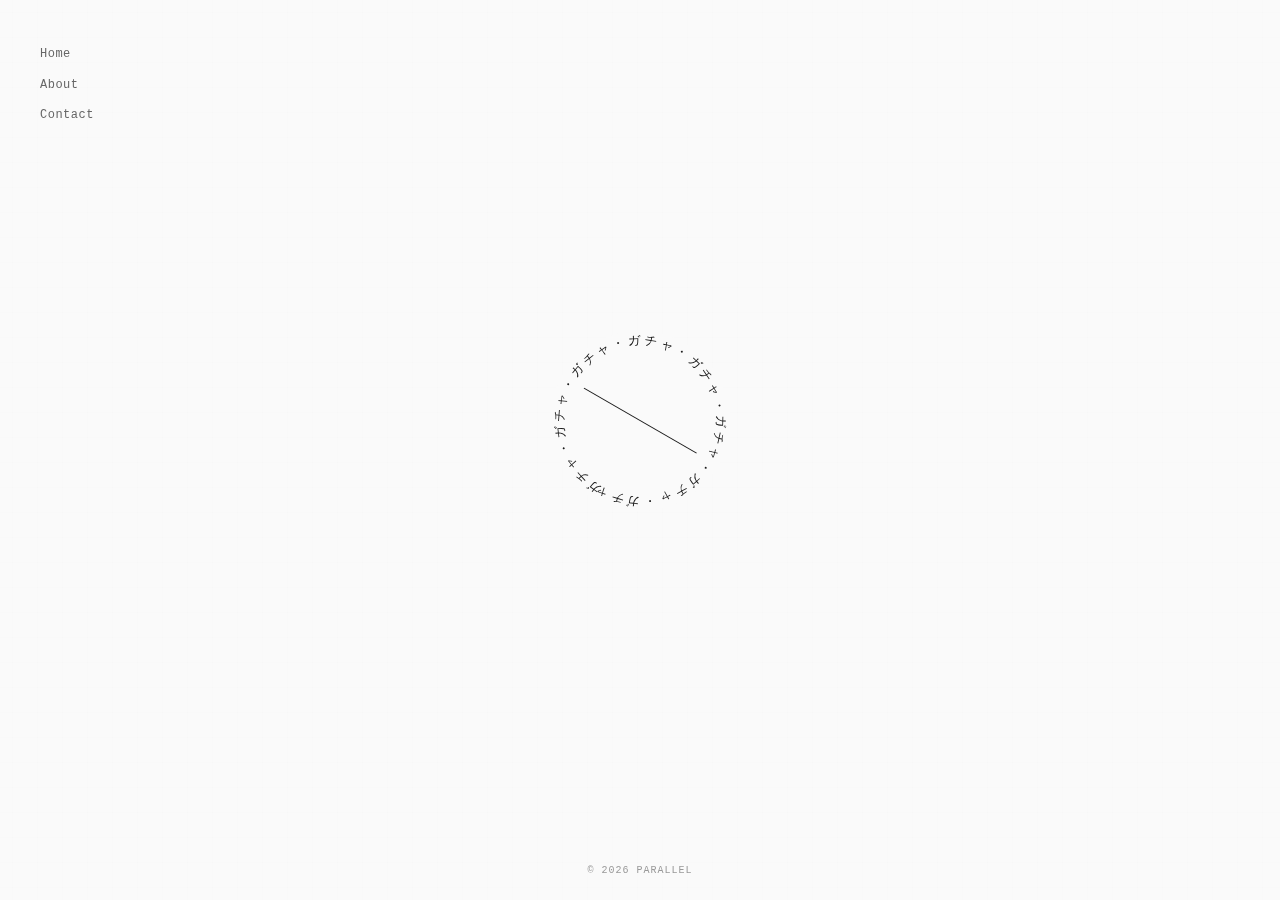
<file: index.html>
<!DOCTYPE html>
<html lang="en">
<head>
  <meta charset="UTF-8">
  <meta name="viewport" content="width=device-width, initial-scale=1.0">
  <title>Parallel</title>
  <link rel="icon" href="data:,">
  <link rel="stylesheet" href="css/style.css">
</head>

<body>
  <header class="vertical-menu">
    <nav>
      <a href="index.html">Home</a>
      <a href="#" id="about-link">About</a>
      <div class="about-text" id="about-text">
        <p class="typewriter" id="typewriter"></p>
      </div>
      <a href="mailto:info@byparallel.art">Contact</a>
    </nav>
  </header>

  <main>
    <div>
      <div class="knob-container" id="knob-container">
        <div class="direction-arrow">
          <svg viewBox="0 0 220 220" fill="none" xmlns="http://www.w3.org/2000/svg">
            <path d="M 110 30 A 65 65 0 1 1 45 110" stroke="#1a1a1a" stroke-width="0.5" fill="none" stroke-linecap="round" opacity="0.15"/>
            <path d="M 45 110 L 42 105 L 40 112 Z" fill="#1a1a1a" opacity="0.15"/>
          </svg>
        </div>
        <div class="knob" id="knob">
          <svg class="text-circle" viewBox="0 0 200 200">
            <defs>
              <path id="circlePath" d="M 100, 100 m -85, 0 a 85,85 0 1,1 170,0 a 85,85 0 1,1 -170,0"/>
            </defs>
            <text>
              <textPath href="#circlePath" startOffset="0%">
                ガチャ・ガチャ・ガチャ・ガチャ・ガチャ・ガチャ・ガチャ・ガチャ・
              </textPath>
            </text>
          </svg>
          <div class="knob-handle"></div>
        </div>
      </div>
      <div class="instruction">回す</div>
      <div class="status" id="status"></div>
      
      <!-- Container per tutti i player audio -->
      <div class="audio-players-container" id="audio-players-container"></div>
    </div>
  </main>

  <footer>
    <p>© 2026 PARALLEL</p>
  </footer>

  <script src="js/main.js"></script>
  <script data-goatcounter="https://parallel.goatcounter.com/count"
          async src="//gc.zgo.at/count.js"></script>
</body>
</html>
</file>
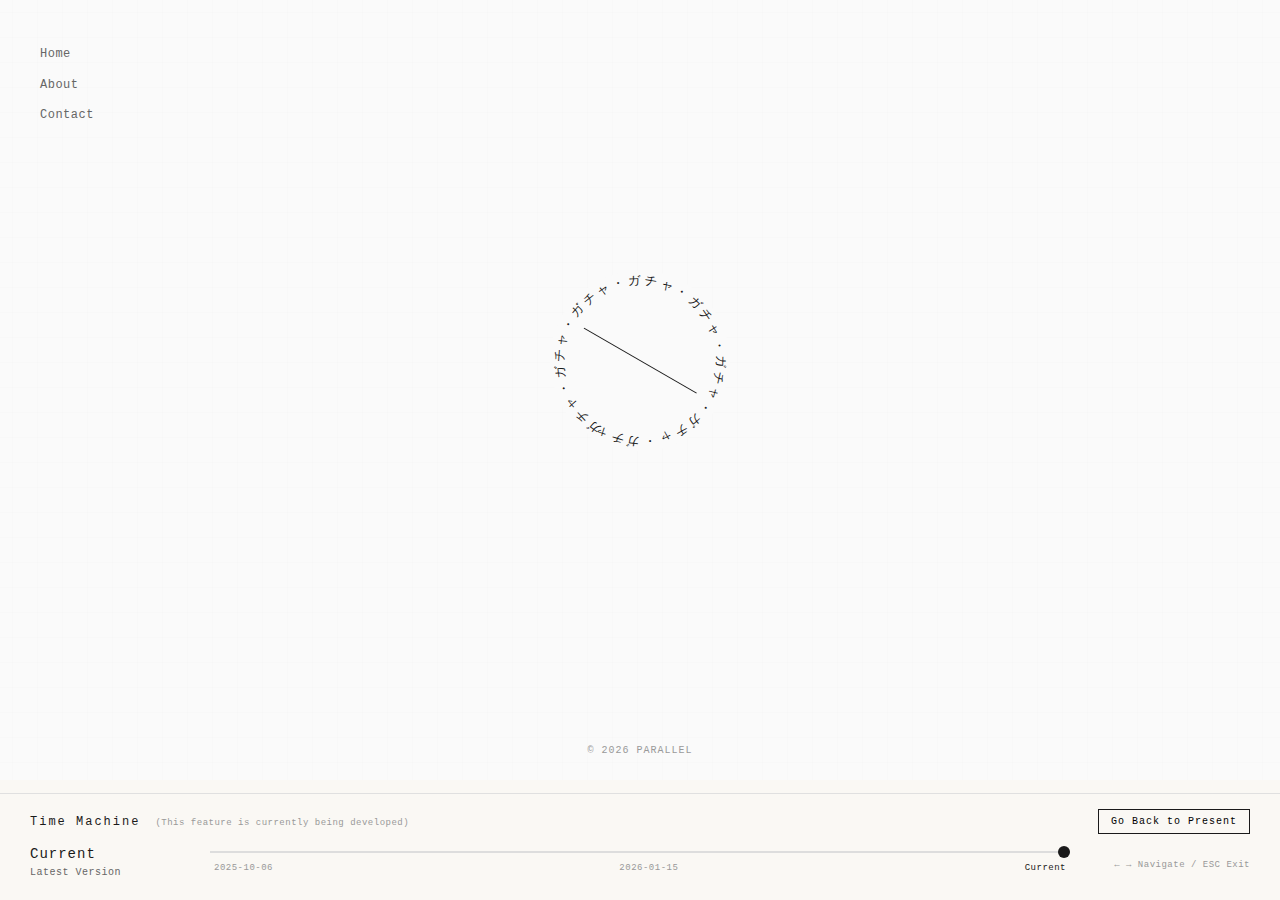
<file: time-machine/index.html>
<!DOCTYPE html>
<html lang="en">
<head>
  <meta charset="UTF-8">
  <meta name="viewport" content="width=device-width, initial-scale=1.0">
  <title>Parallel - Time Machine</title>
  <link rel="icon" href="data:,">
  <style>
    * {
      margin: 0;
      padding: 0;
      box-sizing: border-box;
    }

    body {
      font-family: 'Courier New', Courier, monospace;
      background: #faf8f4;
      color: #1a1a1a;
      height: 100vh;
      overflow: hidden;
    }

    /* Preview frame */
    .preview-container {
      position: fixed;
      top: 0;
      left: 0;
      width: 100%;
      height: calc(100% - 120px);
    }

    .preview-container iframe {
      width: 100%;
      height: 100%;
      border: none;
      opacity: 0;
      transition: opacity 0.4s ease;
    }

    .preview-container iframe.loaded {
      opacity: 1;
    }

    /* Time Machine bar at bottom */
    .time-machine-bar {
      position: fixed;
      bottom: 0;
      left: 0;
      right: 0;
      background: #faf8f4;
      border-top: 1px solid #e0e0e0;
      padding: 15px 30px 20px;
      z-index: 1000;
    }

    .bar-header {
      display: flex;
      justify-content: space-between;
      align-items: center;
      margin-bottom: 12px;
    }

    .title-section {
      display: flex;
      align-items: baseline;
      gap: 15px;
    }

    .archive-title {
      font-size: 12px;
      letter-spacing: 2px;
      font-weight: normal;
    }

    .dev-notice {
      font-size: 9px;
      color: #999;
      letter-spacing: 0.5px;
    }

    .close-btn {
      background: none;
      border: 1px solid #1a1a1a;
      padding: 6px 12px;
      font-family: inherit;
      font-size: 10px;
      letter-spacing: 1px;
      cursor: pointer;
      transition: all 0.3s ease;
    }

    .close-btn:hover {
      background: #1a1a1a;
      color: #faf8f4;
    }

    .bar-content {
      display: flex;
      align-items: center;
      gap: 30px;
    }

    .version-info {
      min-width: 150px;
    }

    .current-date {
      font-size: 14px;
      letter-spacing: 1px;
      display: block;
    }

    .version-title {
      font-size: 10px;
      color: #666;
      letter-spacing: 0.5px;
    }

    /* Timeline slider */
    .timeline-container {
      flex: 1;
      display: flex;
      flex-direction: column;
      gap: 8px;
    }

    .timeline-slider {
      width: 100%;
      height: 2px;
      -webkit-appearance: none;
      appearance: none;
      background: #ddd;
      outline: none;
      cursor: pointer;
    }

    .timeline-slider::-webkit-slider-thumb {
      -webkit-appearance: none;
      appearance: none;
      width: 12px;
      height: 12px;
      background: #1a1a1a;
      border-radius: 50%;
      cursor: pointer;
      transition: transform 0.2s ease;
    }

    .timeline-slider::-webkit-slider-thumb:hover {
      transform: scale(1.2);
    }

    .timeline-labels {
      display: flex;
      justify-content: space-between;
      font-size: 9px;
      color: #999;
      letter-spacing: 0.5px;
    }

    .timeline-label {
      cursor: pointer;
      padding: 2px 4px;
      transition: color 0.2s ease;
    }

    .timeline-label:hover,
    .timeline-label.active {
      color: #1a1a1a;
    }

    .controls {
      min-width: 150px;
      text-align: right;
    }

    .keyboard-hint {
      font-size: 9px;
      color: #999;
      letter-spacing: 0.5px;
    }

    /* Mobile */
    @media (max-width: 768px) {
      .time-machine-bar {
        padding: 12px 15px 15px;
      }

      .bar-header {
        flex-direction: column;
        align-items: flex-start;
        gap: 10px;
      }

      .dev-notice {
        display: none;
      }

      .bar-content {
        flex-direction: column;
        align-items: stretch;
        gap: 15px;
      }

      .version-info,
      .controls {
        min-width: auto;
        text-align: center;
      }

      .preview-container {
        height: calc(100% - 180px);
      }
    }
  </style>
</head>
<body>
  <!-- Preview frame -->
  <div class="preview-container">
    <iframe id="version-preview" src=""></iframe>
  </div>

  <!-- Time Machine bar at bottom -->
  <div class="time-machine-bar">
    <div class="bar-header">
      <div class="title-section">
        <span class="archive-title">Time Machine</span>
        <span class="dev-notice">(This feature is currently being developed)</span>
      </div>
      <button class="close-btn" id="return-btn">Go Back to Present</button>
    </div>

    <div class="bar-content">
      <div class="version-info">
        <span class="current-date" id="current-date">Loading...</span>
        <span class="version-title" id="version-title"></span>
      </div>

      <div class="timeline-container">
        <input
          type="range"
          class="timeline-slider"
          id="timeline-slider"
          min="0"
          max="0"
          value="0"
          step="1"
        />
        <div class="timeline-labels" id="timeline-labels"></div>
      </div>

      <div class="controls">
        <span class="keyboard-hint">← → Navigate / ESC Exit</span>
      </div>
    </div>
  </div>

  <script>
    // Version data - add new versions here
    const versions = [
      {
        date: '2025-10-06',
        title: 'Gacha Added',
        description: 'First version with gacha functionality',
        file: '20251006/index.html'
      },
      {
        date: '2026-01-15',
        title: '3D Sphere Capsules',
        description: 'Capsules with 3D gradient design',
        file: '20260115/index.html'
      },
      {
        date: 'Current',
        title: 'Latest Version',
        description: 'The current live version',
        file: '../index.html'
      }
    ];

    let currentVersionIndex = versions.length - 1;

    // DOM Elements
    const slider = document.getElementById('timeline-slider');
    const currentDateEl = document.getElementById('current-date');
    const versionTitleEl = document.getElementById('version-title');
    const timelineLabelsEl = document.getElementById('timeline-labels');
    const versionPreview = document.getElementById('version-preview');
    const returnBtn = document.getElementById('return-btn');

    // Initialize timeline
    function initializeTimeline() {
      slider.max = versions.length - 1;
      slider.value = currentVersionIndex;

      // Create labels
      timelineLabelsEl.innerHTML = '';
      versions.forEach((version, index) => {
        const label = document.createElement('span');
        label.className = 'timeline-label';
        label.textContent = version.date;
        label.addEventListener('click', () => {
          currentVersionIndex = index;
          slider.value = index;
          updateVersion(index);
        });
        timelineLabelsEl.appendChild(label);
      });

      updateVersion(currentVersionIndex);
    }

    // Update displayed version
    function updateVersion(index) {
      const version = versions[index];

      currentDateEl.textContent = version.date;
      versionTitleEl.textContent = version.title;

      // Update active label
      const labels = timelineLabelsEl.querySelectorAll('.timeline-label');
      labels.forEach((label, i) => {
        label.classList.toggle('active', i === index);
      });

      // Load in iframe
      versionPreview.classList.remove('loaded');
      versionPreview.src = version.file;
      versionPreview.onload = () => {
        setTimeout(() => {
          versionPreview.classList.add('loaded');
        }, 100);
      };
    }

    // Event Listeners
    slider.addEventListener('input', (e) => {
      currentVersionIndex = parseInt(e.target.value);
      updateVersion(currentVersionIndex);
    });

    returnBtn.addEventListener('click', () => {
      window.location.href = '../index.html';
    });

    // Keyboard controls
    document.addEventListener('keydown', (e) => {
      switch(e.key) {
        case 'ArrowLeft':
          e.preventDefault();
          if (currentVersionIndex > 0) {
            currentVersionIndex--;
            slider.value = currentVersionIndex;
            updateVersion(currentVersionIndex);
          }
          break;

        case 'ArrowRight':
          e.preventDefault();
          if (currentVersionIndex < versions.length - 1) {
            currentVersionIndex++;
            slider.value = currentVersionIndex;
            updateVersion(currentVersionIndex);
          }
          break;

        case 'Escape':
          e.preventDefault();
          window.location.href = '../index.html';
          break;
      }
    });

    // Initialize
    initializeTimeline();
  </script>
</body>
</html>
</file>
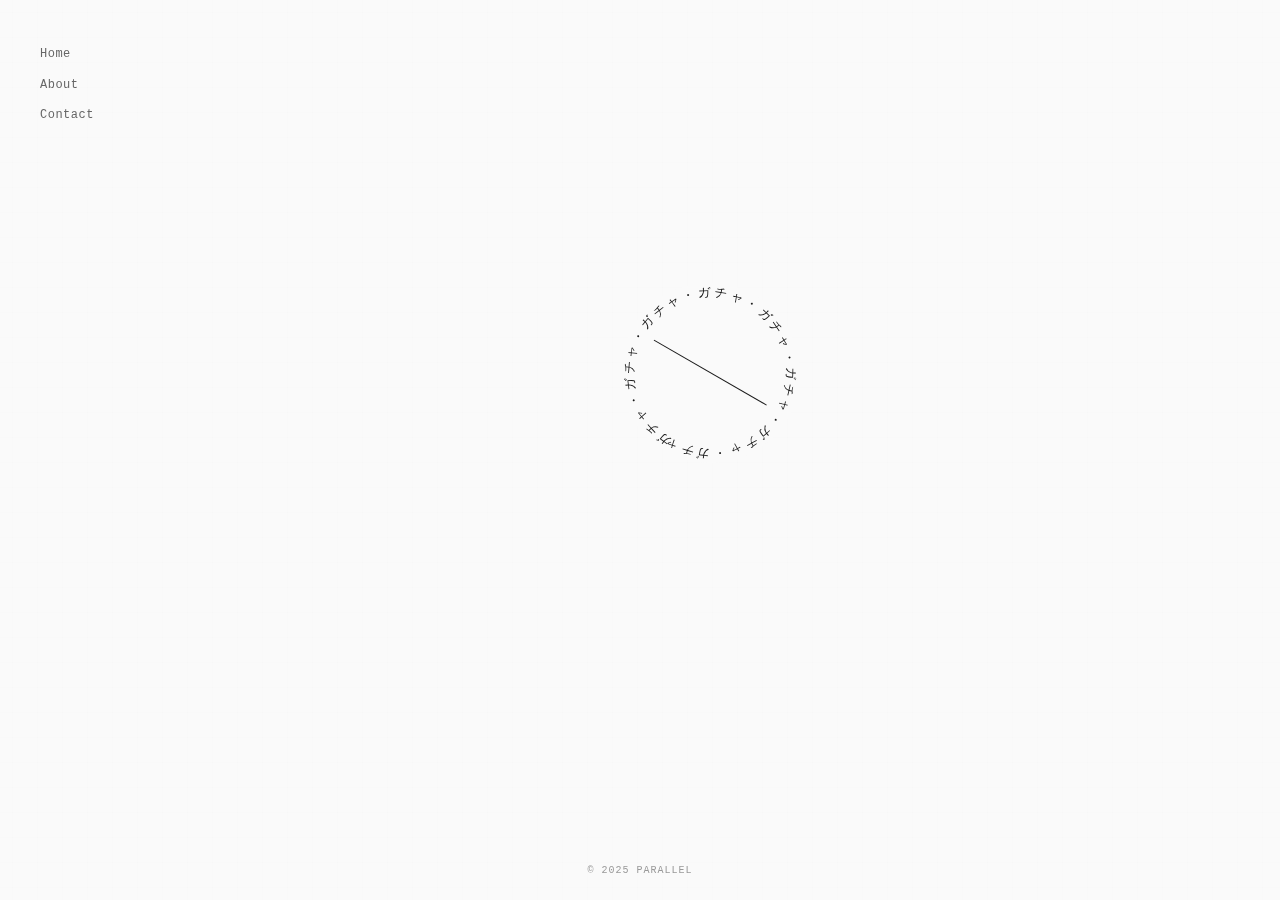
<file: time-machine/20251006/index.html>
<!DOCTYPE html>
<html lang="en">
<head>
  <meta charset="UTF-8">
  <meta name="viewport" content="width=device-width, initial-scale=1.0">
  <title>Parallel</title>
  
<style>
  * {
    margin: 0;
    padding: 0;
    box-sizing: border-box;
  }

  html, body {
    height: 100%;
  }

  body {
    display: flex;
    flex-direction: column;
    min-height: 100vh;
    font-family: 'Courier New', Courier, monospace;
    background: #fafafa;
    color: #1a1a1a;
    line-height: 1.8;
  }

  main {
    flex: 1;
    display: flex;
    justify-content: center;
    align-items: center;
    padding: 60px 40px 60px 180px;
  }

  footer {
    background: transparent;
    color: #999;
    text-align: center;
    padding: 20px 0;
    font-size: 10px;
    letter-spacing: 1px;
  }

  /* Vertical Menu - Minimal */
  .vertical-menu {
    position: fixed;
    top: 40px;
    left: 40px;
    padding: 0;
    z-index: 1000;
    font-family: 'Courier New', Courier, monospace;
    font-size: 12px;
  }

  .vertical-menu nav {
    display: flex;
    flex-direction: column;
    align-items: flex-start;
  }

  .vertical-menu a {
    display: inline-block;
    text-decoration: none;
    color: #666;
    margin: 0px 0;
    padding: 4px 0;
    text-align: left;
    transition: all 0.4s ease;
    border-bottom: 1px solid transparent;
    letter-spacing: 0.5px;
  }

  .vertical-menu a:hover {
    color: #1a1a1a;
    border-bottom: 1px solid #1a1a1a;
  }

  /* About section that appears */
  .about-text {
    max-height: 0;
    overflow: hidden;
    transition: max-height 0.5s ease;
    margin-top: 0;
    margin-bottom: 0;
    opacity: 0;
  }

  .about-text.show {
    max-height: 300px;
    opacity: 1;
    margin-top: 12px;
    margin-bottom: 12px;
    transition: max-height 0.5s ease, opacity 0.5s ease, margin 0.5s ease;
  }

  .about-text p {
    font-size: 11px;
    line-height: 1.6;
    color: #666;
    margin: 0;
    max-width: 200px;
    letter-spacing: 0.3px;
  }

  /* Typewriter effect */
  .typewriter {
    overflow: hidden;
    border-right: 2px solid #666;
    white-space: normal;
  }

  .typewriter.typing {
    animation: blink-caret 0.75s step-end infinite;
  }

  @keyframes blink-caret {
    from, to { border-color: transparent; }
    50% { border-color: #666; }
  }

  /* Remove caret after typing completes */
  .typewriter.done {
    border-right: none;
  }

 /* Main Container */
.knob-container {
  position: relative;
  width: 280px;
  height: 280px;
  cursor: pointer;
  user-select: none;
}

  /* Knob Circle - Ultra thin lines */
  .knob {
    width: 180px;
    height: 180px;
    background: #fafafa;
    border: none;
    border-radius: 50%;
    position: absolute;
    top: 50%;
    left: 50%;
    transform: translate(-50%, -50%) rotate(300deg);
    transition: all 0.5s cubic-bezier(0.4, 0.0, 0.2, 1);
    display: flex;
    align-items: center;
    justify-content: center;
  }

  .knob:hover .text-circle {
    letter-spacing: 1px;
  }

  .knob:active {
    transform: translate(-50%, -50%) rotate(300deg) scale(0.99);
  }

  /* Circular text */
  .text-circle {
    position: absolute;
    width: 100%;
    height: 100%;
    animation: rotateText 20s linear infinite;
    transition: letter-spacing 0.3s ease;
  }

  .text-circle text {
    font-family: 'Courier New', Courier, monospace;
    font-size: 14px;
    letter-spacing: 3px;
    fill: #1a1a1a;
  }

  @keyframes rotateText {
    from { transform: rotate(0deg); }
    to { transform: rotate(360deg); }
  }

  /* Knob handle - single thin line spanning full diameter */
  .knob-handle {
    width: 0.5px;
    height: 130px;
    background: #1a1a1a;
    position: absolute;
    top: 50%;
    transform: translateY(-50%);
  }

  /* Direction arrow - very subtle */
  .direction-arrow {
    position: absolute;
    width: 220px;
    height: 220px;
    top: 50%;
    left: 50%;
    transform: translate(-50%, -50%);
    pointer-events: none;
  }

  .direction-arrow svg {
    width: 100%;
    height: 100%;
  }

  /* Knob turning animation - slower, more graceful */
  .knob.turning {
    animation: turnKnob 1.2s cubic-bezier(0.4, 0.0, 0.2, 1);
  }

  @keyframes turnKnob {
    0% { transform: translate(-50%, -50%) rotate(300deg); }
    100% { transform: translate(-50%, -50%) rotate(660deg); }
  }

  /* Status Message - minimal */
  .status {
    text-align: center;
    margin-top: 60px;
    font-size: 10px;
    min-height: 15px;
    opacity: 0;
    transition: all 0.6s ease;
    letter-spacing: 2px;
    color: #666;
  }

  .status.show {
    opacity: 1;
  }

  /* Instruction text - very subtle */
  .instruction {
    text-align: center;
    margin-top: 0px;
    font-size: 12px;
    opacity: 0;
    letter-spacing: 3px;
    color: #292929;
    animation: fadeInOut 3s ease-in-out infinite;
  }

  @keyframes fadeInOut {
    0%, 100% { opacity: 0; }
    50% { opacity: 0.8; }
  }

  /* Subtle grid background - optional */
  body::before {
    content: '';
    position: fixed;
    top: 0;
    left: 0;
    width: 100%;
    height: 100%;
    background-image: 
      linear-gradient(0deg, transparent 24%, rgba(0, 0, 0, 0.02) 25%, rgba(0, 0, 0, 0.02) 26%, transparent 27%, transparent 74%, rgba(0, 0, 0, 0.02) 75%, rgba(0, 0, 0, 0.02) 76%, transparent 77%, transparent),
      linear-gradient(90deg, transparent 24%, rgba(0, 0, 0, 0.02) 25%, rgba(0, 0, 0, 0.02) 26%, transparent 27%, transparent 74%, rgba(0, 0, 0, 0.02) 75%, rgba(0, 0, 0, 0.02) 76%, transparent 77%, transparent);
    background-size: 50px 50px;
    pointer-events: none;
    z-index: -1;
    opacity: 0.3;
  }

  /* Mobile Responsive */
  @media (max-width: 768px) {
    main {
      padding: 60px 20px;
    }

    .knob-container {
      width: 240px;
      height: 240px;
    }

    .knob {
      width: 150px;
      height: 150px;
    }

    .direction-arrow {
      width: 190px;
      height: 190px;
    }

    .vertical-menu {
      top: 30px;
      left: 30px;
      font-size: 11px;
    }

    .vertical-menu a {
      margin: 10px 0;
    }
  }
</style>
</head>

<body>
  <header class="vertical-menu">
    <nav>
      <a href="index.html">Home</a>
    <!-- <a href="audio.html">Audio</a>  -->
      <a href="#" id="about-link">About</a>
      <div class="about-text" id="about-text">
        <p class="typewriter" id="typewriter"></p>
      </div>
      <a href="mailto:info@byparallel.art">Contact</a>
    </nav>
  </header>

  <main>
    <div>
      <div class="knob-container" id="knob-container">
        <div class="direction-arrow">
          <svg viewBox="0 0 220 220" fill="none" xmlns="http://www.w3.org/2000/svg">
            <path d="M 110 30 A 65 65 0 1 1 45 110" stroke="#1a1a1a" stroke-width="0.5" fill="none" stroke-linecap="round" opacity="0.15"/>
            <path d="M 45 110 L 42 105 L 40 112 Z" fill="#1a1a1a" opacity="0.15"/>
          </svg>
        </div>
        <div class="knob" id="knob">
          <svg class="text-circle" viewBox="0 0 200 200">
            <defs>
              <path id="circlePath" d="M 100, 100 m -85, 0 a 85,85 0 1,1 170,0 a 85,85 0 1,1 -170,0"/>
            </defs>
            <text>
              <textPath href="#circlePath" startOffset="0%">
                ガチャ・ガチャ・ガチャ・ガチャ・ガチャ・ガチャ・ガチャ・ガチャ・
              </textPath>
            </text>
          </svg>
          <div class="knob-handle"></div>
          <div class="knob-center"></div>
        </div>
      </div>
      <div class="instruction">回す</div>
      <div class="status" id="status"></div>
    </div>
  </main>

  <footer>
    <p>© 2025 PARALLEL</p>
  </footer>

  <script>
    // Audio samples array
    const audioSamples = [
      'audio/sample1.mp3',
      'audio/sample2.mp3',
      'audio/sample3.mp3',
      'audio/sample4.mp3',
      'audio/sample5.mp3'
    ];
  
    const knobContainer = document.getElementById('knob-container');
    const knob = document.getElementById('knob');
    const textCircle = document.querySelector('.text-circle');
    const status = document.getElementById('status');
    const instruction = document.querySelector('.instruction');
    let isPlaying = false;
    let currentAudio = null;
    let instructionToggle = true;
  
    // Automatically alternate instruction text every 3 seconds
    setInterval(() => {
      instructionToggle = !instructionToggle;
      instruction.textContent = instructionToggle ? '回す' : 'rotate';
    }, 3000);

    // About section toggle with typewriter effect
    const aboutLink = document.getElementById('about-link');
    const aboutText = document.getElementById('about-text');
    const typewriter = document.getElementById('typewriter');
    const fullText = 'This site is constantly evolving, so feel free to visit it regularly. Created by Francesco De Grazia and Arielle Krebs.';
    let aboutOpen = false;

    function typeWriterEffect(text, element, speed = 50) {
      let i = 0;
      element.textContent = '';
      element.classList.add('typing');
      
      function type() {
        if (i < text.length) {
          element.textContent += text.charAt(i);
          i++;
          setTimeout(type, speed);
        } else {
          element.classList.remove('typing');
          element.classList.add('done');
        }
      }
      type();
    }

    aboutLink.addEventListener('click', function(e) {
      e.preventDefault();
      
      if (!aboutOpen) {
        aboutText.classList.add('show');
        setTimeout(() => {
          typeWriterEffect(fullText, typewriter);
        }, 100);
        aboutOpen = true;
      } else {
        aboutText.classList.remove('show');
        typewriter.classList.remove('done', 'typing');
        typewriter.textContent = '';
        aboutOpen = false;
      }
    });
  
    // Click on knob
    knobContainer.addEventListener('click', function(e) {
      if (isPlaying) return;
      
      isPlaying = true;
      
      textCircle.style.animationPlayState = 'paused';
      
      knob.classList.add('turning');
      setTimeout(() => {
        knob.classList.remove('turning');
        knob.style.transform = 'translate(-50%, -50%) rotate(300deg)';
        textCircle.style.animationPlayState = 'running';
      }, 1200);
      
      setTimeout(() => {
        playRandomAudio();
      }, 600);
    });
  
    function playRandomAudio() {
      if (currentAudio) {
        currentAudio.pause();
        currentAudio = null;
      }
      
      const randomIndex = Math.floor(Math.random() * audioSamples.length);
      const audioPath = audioSamples[randomIndex];
      
      currentAudio = new Audio(audioPath);
      
      currentAudio.addEventListener('playing', () => {
        status.textContent = '—';
        status.classList.add('show');
      });
      
      currentAudio.addEventListener('ended', () => {
        status.classList.remove('show');
        isPlaying = false;
      });
      
      currentAudio.addEventListener('error', () => {
        status.textContent = '—';
        status.classList.add('show');
        isPlaying = false;
        
        setTimeout(() => {
          status.classList.remove('show');
        }, 2500);
      });
      
      currentAudio.play().catch(err => {
        console.error('Audio play failed:', err);
        status.textContent = '—';
        status.classList.add('show');
        isPlaying = false;
        setTimeout(() => {
          status.classList.remove('show');
        }, 2500);
      });
    }
  </script>
</body>
</html>
</file>
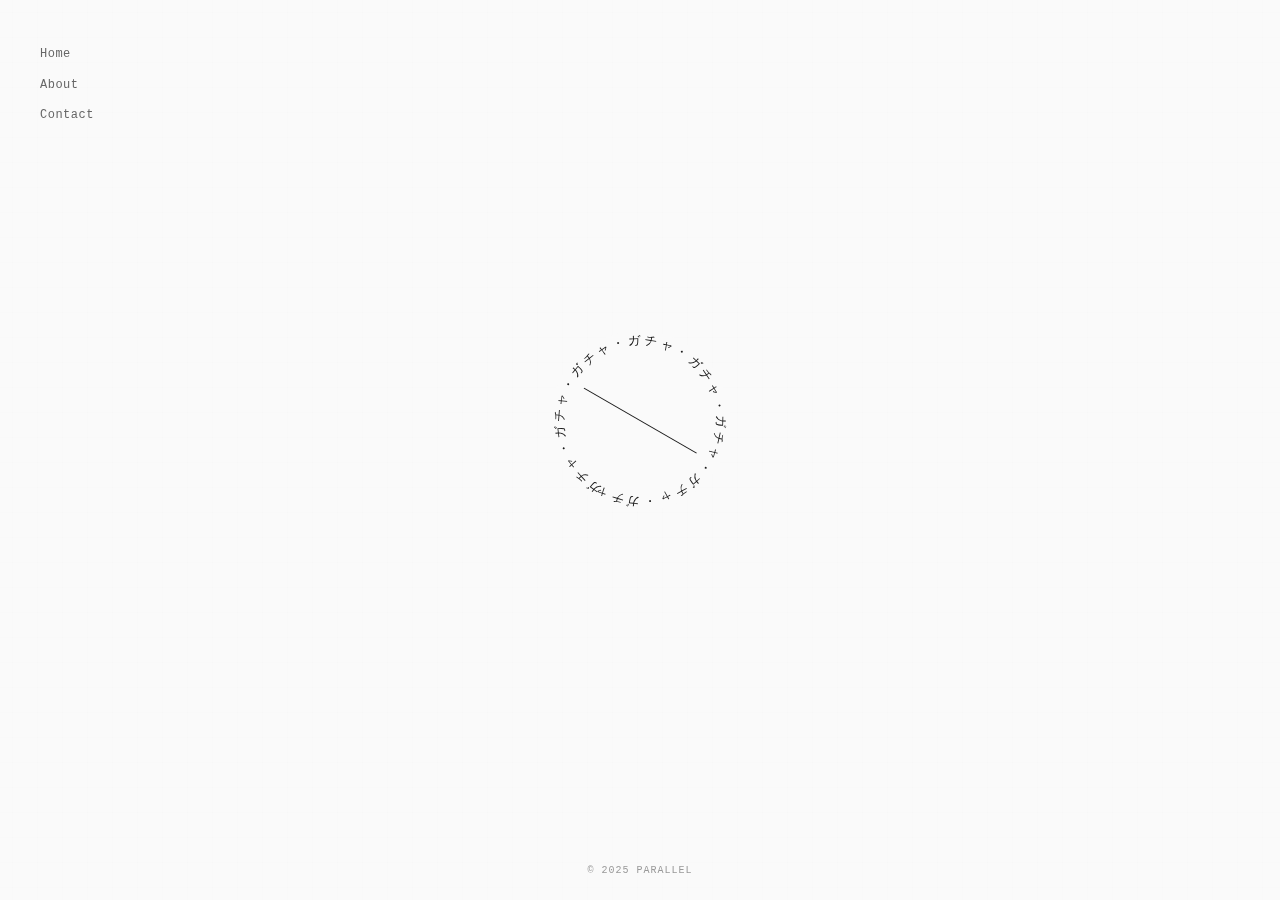
<file: time-machine/20260115/index.html>
<!DOCTYPE html>
<html lang="en">
<head>
  <meta charset="UTF-8">
  <meta name="viewport" content="width=device-width, initial-scale=1.0">
  <title>Parallel</title>
  <link rel="icon" href="data:,">
  <link rel="stylesheet" href="css/style.css">
</head>

<body>
  <header class="vertical-menu">
    <nav>
      <a href="index.html">Home</a>
      <a href="#" id="about-link">About</a>
      <div class="about-text" id="about-text">
        <p class="typewriter" id="typewriter"></p>
      </div>
      <a href="mailto:info@byparallel.art">Contact</a>
    </nav>
  </header>

  <main>
    <div>
      <div class="knob-container" id="knob-container">
        <div class="direction-arrow">
          <svg viewBox="0 0 220 220" fill="none" xmlns="http://www.w3.org/2000/svg">
            <path d="M 110 30 A 65 65 0 1 1 45 110" stroke="#1a1a1a" stroke-width="0.5" fill="none" stroke-linecap="round" opacity="0.15"/>
            <path d="M 45 110 L 42 105 L 40 112 Z" fill="#1a1a1a" opacity="0.15"/>
          </svg>
        </div>
        <div class="knob" id="knob">
          <svg class="text-circle" viewBox="0 0 200 200">
            <defs>
              <path id="circlePath" d="M 100, 100 m -85, 0 a 85,85 0 1,1 170,0 a 85,85 0 1,1 -170,0"/>
            </defs>
            <text>
              <textPath href="#circlePath" startOffset="0%">
                ガチャ・ガチャ・ガチャ・ガチャ・ガチャ・ガチャ・ガチャ・ガチャ・
              </textPath>
            </text>
          </svg>
          <div class="knob-handle"></div>
        </div>
      </div>
      <div class="instruction">回す</div>
      <div class="status" id="status"></div>
      
      <!-- Container per tutti i player audio -->
      <div class="audio-players-container" id="audio-players-container"></div>
    </div>
  </main>

  <footer>
    <p>© 2025 PARALLEL</p>
  </footer>

  <script src="js/main.js"></script>
</body>
</html>
</file>
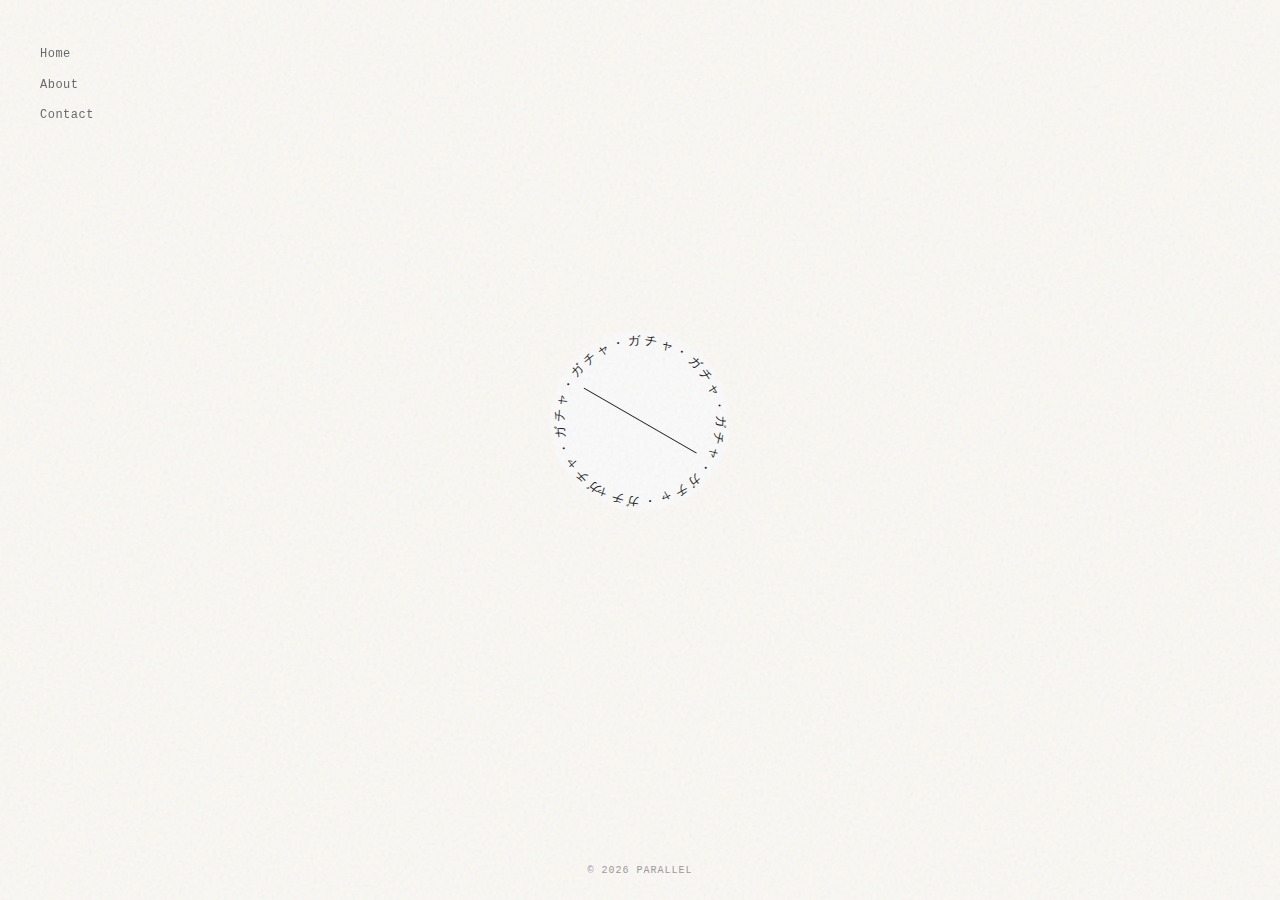
<file: time-machine/20260117/index.html>
<!DOCTYPE html>
<html lang="en">
<head>
  <meta charset="UTF-8">
  <meta name="viewport" content="width=device-width, initial-scale=1.0">
  <title>Parallel</title>
  <link rel="icon" href="data:,">
  <link rel="stylesheet" href="css/style.css">
</head>

<body>
  <header class="vertical-menu">
    <nav>
      <a href="index.html">Home</a>
      <a href="#" id="about-link">About</a>
      <div class="about-text" id="about-text">
        <p class="typewriter" id="typewriter"></p>
      </div>
      <a href="mailto:info@byparallel.art">Contact</a>
    </nav>
  </header>

  <main>
    <div>
      <div class="knob-container" id="knob-container">
        <div class="direction-arrow">
          <svg viewBox="0 0 220 220" fill="none" xmlns="http://www.w3.org/2000/svg">
            <path d="M 110 30 A 65 65 0 1 1 45 110" stroke="#1a1a1a" stroke-width="0.5" fill="none" stroke-linecap="round" opacity="0.15"/>
            <path d="M 45 110 L 42 105 L 40 112 Z" fill="#1a1a1a" opacity="0.15"/>
          </svg>
        </div>
        <div class="knob" id="knob">
          <svg class="text-circle" viewBox="0 0 200 200">
            <defs>
              <path id="circlePath" d="M 100, 100 m -85, 0 a 85,85 0 1,1 170,0 a 85,85 0 1,1 -170,0"/>
            </defs>
            <text>
              <textPath href="#circlePath" startOffset="0%">
                ガチャ・ガチャ・ガチャ・ガチャ・ガチャ・ガチャ・ガチャ・ガチャ・
              </textPath>
            </text>
          </svg>
          <div class="knob-handle"></div>
        </div>
      </div>
      <div class="instruction">回す</div>
      <div class="status" id="status"></div>
      
      <!-- Container per tutti i player audio -->
      <div class="audio-players-container" id="audio-players-container"></div>
    </div>
  </main>

  <footer>
    <p>© 2026 PARALLEL</p>
  </footer>

  <script src="js/main.js"></script>
</body>
</html>
</file>
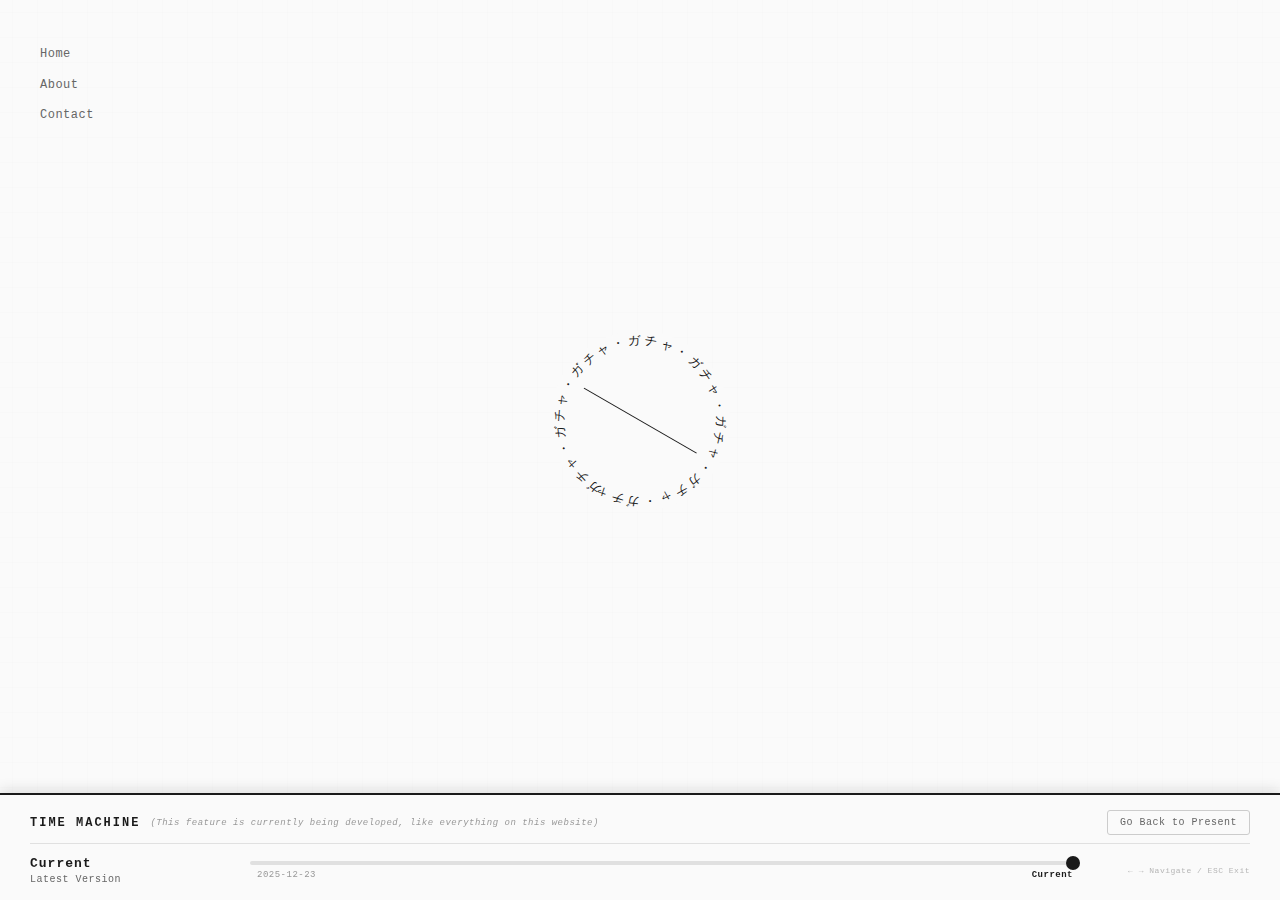
<file: archive.html>
<!DOCTYPE html>
<html lang="en">
<head>
  <meta charset="UTF-8">
  <meta name="viewport" content="width=device-width, initial-scale=1.0">
  <title>Parallel - Time Machine</title>
  <link rel="icon" href="data:,">
  <link rel="stylesheet" href="css/archive.css">
</head>
<body>
  <!-- Preview frame (full page) -->
  <div class="preview-container">
    <iframe id="version-preview" src=""></iframe>
  </div>

  <!-- Time Machine bar at bottom -->
  <div class="time-machine-bar">
    <div class="bar-header">
      <div class="title-section">
        <span class="archive-title">Time Machine</span>
        <span class="dev-notice">(This feature is currently being developed, like everything on this website)</span>
      </div>
      <button class="close-btn" id="return-btn">Go Back to Present</button>
    </div>

    <div class="bar-content">
      <!-- Version info -->
      <div class="version-info">
        <span class="current-date" id="current-date">Loading...</span>
        <span class="version-title" id="version-title"></span>
      </div>

      <!-- Timeline slider -->
      <div class="timeline-container">
        <input
          type="range"
          class="timeline-slider"
          id="timeline-slider"
          min="0"
          max="0"
          value="0"
          step="1"
        />
        <div class="timeline-labels" id="timeline-labels"></div>
      </div>

      <!-- Controls -->
      <div class="controls">
        <span class="keyboard-hint">← → Navigate / ESC Exit</span>
      </div>
    </div>
  </div>

  <script src="js/archive.js"></script>
</body>
</html>
</file>
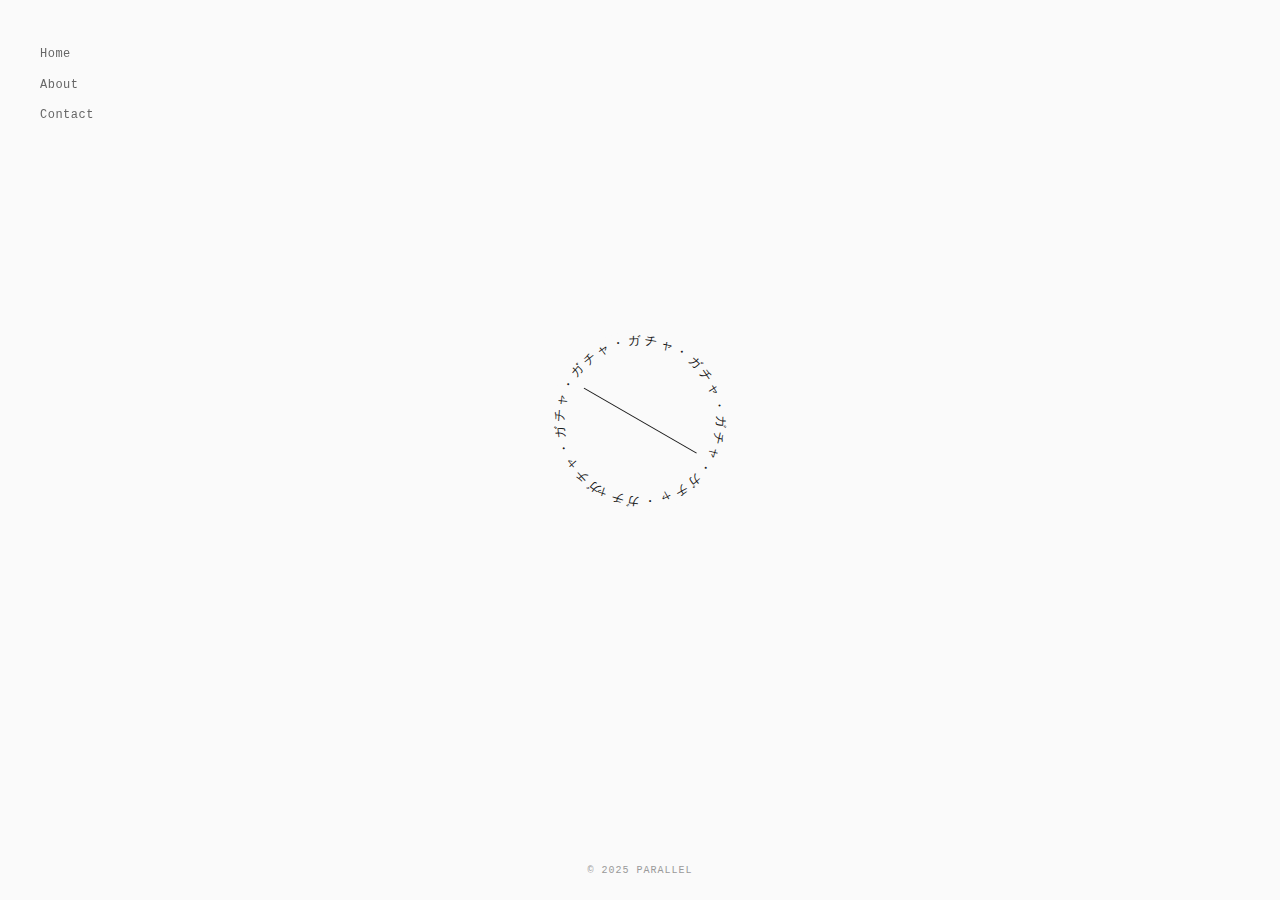
<file: archive/index-2025-12-23.html>
<html lang="en"><head>
  <meta charset="UTF-8">
  <meta name="viewport" content="width=device-width, initial-scale=1.0">
  <title>Parallel</title>
  <link rel="icon" href="data:,">
  
<style>
  * {
    margin: 0;
    padding: 0;
    box-sizing: border-box;
  }

  html, body {
    height: 100%;
  }

  body {
    display: flex;
    flex-direction: column;
    min-height: 100vh;
    font-family: 'Courier New', Courier, monospace;
    background: #fafafa;
    color: #1a1a1a;
    line-height: 1.8;
  }

  main {
    flex: 1;
    display: flex;
    justify-content: center;
    align-items: center;
    padding: 60px 40px;
  }

  footer {
    background: transparent;
    color: #999;
    text-align: center;
    padding: 20px 0;
    font-size: 10px;
    letter-spacing: 1px;
  }

  /* Vertical Menu - Minimal */
  .vertical-menu {
    position: fixed;
    top: 40px;
    left: 40px;
    padding: 0;
    z-index: 1000;
    font-family: 'Courier New', Courier, monospace;
    font-size: 12px;
  }

  .vertical-menu nav {
    display: flex;
    flex-direction: column;
    align-items: flex-start;
  }

  .vertical-menu a {
    display: inline-block;
    text-decoration: none;
    color: #666;
    margin: 0px 0;
    padding: 4px 0;
    text-align: left;
    transition: all 0.4s ease;
    border-bottom: 1px solid transparent;
    letter-spacing: 0.5px;
  }

  .vertical-menu a:hover {
    color: #1a1a1a;
    border-bottom: 1px solid #1a1a1a;
  }

  /* About section that appears */
  .about-text {
    max-height: 0;
    overflow: hidden;
    transition: max-height 0.5s ease;
    margin-top: 0;
    margin-bottom: 0;
    opacity: 0;
  }

  .about-text.show {
    max-height: 300px;
    opacity: 1;
    margin-top: 12px;
    margin-bottom: 12px;
    transition: max-height 0.5s ease, opacity 0.5s ease, margin 0.5s ease;
  }

  .about-text p {
    font-size: 11px;
    line-height: 1.6;
    color: #666;
    margin: 0;
    max-width: 200px;
    letter-spacing: 0.3px;
  }

  /* Typewriter effect */
  .typewriter {
    overflow: hidden;
    border-right: 2px solid #666;
    white-space: normal;
  }

  .typewriter.typing {
    animation: blink-caret 0.75s step-end infinite;
  }

  @keyframes blink-caret {
    from, to { border-color: transparent; }
    50% { border-color: #666; }
  }

  .typewriter.done {
    border-right: none;
  }

  /* Main Container */
  .knob-container {
    position: relative;
    width: 280px;
    height: 280px;
    cursor: pointer;
    user-select: none;
    transition: opacity 0.3s ease;
  }

  .knob-container.sold-out {
    opacity: 0.3;
    cursor: not-allowed;
  }

  /* Knob Circle */
  .knob {
    width: 180px;
    height: 180px;
    background: #fafafa;
    border: none;
    border-radius: 50%;
    position: absolute;
    top: 50%;
    left: 50%;
    transform: translate(-50%, -50%) rotate(300deg);
    transition: all 0.5s cubic-bezier(0.4, 0.0, 0.2, 1);
    display: flex;
    align-items: center;
    justify-content: center;
  }

  .knob:hover .text-circle {
    letter-spacing: 1px;
  }

  .knob:active {
    transform: translate(-50%, -50%) rotate(300deg) scale(0.99);
  }

  /* Circular text */
  .text-circle {
    position: absolute;
    width: 100%;
    height: 100%;
    animation: rotateText 20s linear infinite;
    transition: letter-spacing 0.3s ease;
  }

  .text-circle text {
    font-family: 'Courier New', Courier, monospace;
    font-size: 14px;
    letter-spacing: 3px;
    fill: #1a1a1a;
  }

  @keyframes rotateText {
    from { transform: rotate(0deg); }
    to { transform: rotate(360deg); }
  }

  /* Knob handle */
  .knob-handle {
    width: 0.5px;
    height: 130px;
    background: #1a1a1a;
    position: absolute;
    top: 50%;
    transform: translateY(-50%);
  }

  /* Direction arrow */
  .direction-arrow {
    position: absolute;
    width: 220px;
    height: 220px;
    top: 50%;
    left: 50%;
    transform: translate(-50%, -50%);
    pointer-events: none;
  }

  .direction-arrow svg {
    width: 100%;
    height: 100%;
  }

  /* Knob turning animation */
  .knob.turning {
    animation: turnKnob 1.2s cubic-bezier(0.4, 0.0, 0.2, 1);
  }

  @keyframes turnKnob {
    0% { transform: translate(-50%, -50%) rotate(300deg); }
    100% { transform: translate(-50%, -50%) rotate(660deg); }
  }

  /* Singolo player audio - PALETTE MINIMALISTA DEL SITO */
  .audio-player {
    background: #fafafa;
    border: 1px solid #e0e0e0;
    border-radius: 12px;
    padding: 12px;
    opacity: 0;
    transition: opacity 0.6s ease, box-shadow 0.3s ease, transform 0.3s ease;
    position: absolute;
    cursor: grab;
    z-index: 1001;
    display: flex;
    flex-direction: column;
    align-items: center;
    justify-content: center;
    min-width: 60px;
    box-shadow: 
      0 2px 4px rgba(0,0,0,0.08),
      0 1px 2px rgba(0,0,0,0.04);
  }

  .audio-player:hover {
    box-shadow: 
      0 4px 8px rgba(0,0,0,0.12),
      0 2px 4px rgba(0,0,0,0.08);
    transform: translateY(-2px);
    border-color: #ccc;
  }

  .audio-player.dragging {
    cursor: grabbing;
    box-shadow: 
      0 8px 16px rgba(0,0,0,0.16),
      0 4px 8px rgba(0,0,0,0.12);
    z-index: 1002;
    transform: scale(1.02);
    border-color: #1a1a1a;
  }

  .audio-player.show {
    opacity: 1;
    pointer-events: auto;
  }

  /* Bottone play/pause - STILE MINIMALISTA */
  .play-pause-btn {
    width: clamp(28px, 5vw, 48px);
    height: clamp(28px, 5vw, 48px);
    border: 1px solid #1a1a1a;
    background: #fafafa;
    border-radius: 50%;
    cursor: pointer;
    display: flex;
    align-items: center;
    justify-content: center;
    transition: all 0.3s ease;
    font-size: clamp(10px, 2vw, 16px);
    padding: 0;
    padding-left: 2px;
    line-height: 1;
    color: #1a1a1a;
    box-shadow: 
      0 2px 4px rgba(0,0,0,0.08),
      0 1px 2px rgba(0,0,0,0.04);
    position: relative;
    z-index: 10;
  }

  .play-pause-btn:hover {
    background: #1a1a1a;
    color: #fafafa;
    box-shadow: 
      0 3px 6px rgba(0,0,0,0.12),
      0 2px 4px rgba(0,0,0,0.08);
    transform: translateY(-1px);
  }

  .play-pause-btn:active {
    transform: translateY(0px) scale(0.98);
    box-shadow: 
      0 1px 2px rgba(0,0,0,0.08);
  }

  /* Status Message */
  .status {
    position: absolute;
    left: 50%;
    transform: translateX(-50%);
    top: 0;
    text-align: center;
    font-size: clamp(10px, 2vw, 16px);
    min-height: 15px;
    opacity: 0;
    transition: all 0.6s ease;
    letter-spacing: 2px;
    color: #666;
    z-index: 998;
  }

  .status.show {
    opacity: 1;
  }

  .status.error {
    color: #ff0000;
    font-size: 14px;
    letter-spacing: 3px;
    cursor: default;
  }

  /* Instruction text */
  .instruction {
    position: absolute;
    text-align: center;
    left: 50%;
    transform: translateX(-50%);
    top: 0;
    font-size: clamp(10px, 1.5vw, 14px);
    opacity: 0;
    letter-spacing: 3px;
    color: #292929;
    animation: fadeInOut 3s ease-in-out infinite;
    z-index: 999;
    white-space: nowrap;
    padding: 0;
    margin: 0;
  }

  @keyframes fadeInOut {
    0%, 100% { opacity: 0; }
    50% { opacity: 0.8; }
  }

  /* Mobile Responsive */
  @media (max-width: 768px) {
    main {
      padding: 20px;
      padding-top: 80px;
    }

    .knob-container {
      width: 200px;
      height: 200px;
    }

    .knob {
      width: 140px;
      height: 140px;
    }

    .knob-handle {
      height: 100px;
    }

    .direction-arrow {
      width: 170px;
      height: 170px;
    }

    .vertical-menu {
      top: 20px;
      left: 20px;
      font-size: 11px;
    }

    .vertical-menu a {
      margin: 8px 0;
      font-size: 11px;
    }

    .about-text p {
      max-width: 180px;
      font-size: 10px;
    }

    .instruction {
      font-size: 11px;
    }

    .status {
      font-size: 9px;
    }

    footer {
      font-size: 9px;
    }

    .text-circle text {
      font-size: 12px;
    }

    .play-pause-btn {
      width: clamp(25px, 4vw, 36px);
      height: clamp(25px, 4vw, 36px);
      font-size: clamp(9px, 1.8vw, 13px);
    }
  }
</style>
</head>

<body>
  <header class="vertical-menu">
    <nav>
      <a href="index.html">Home</a>
      <a href="#" id="about-link">About</a>
      <div class="about-text" id="about-text">
        <p class="typewriter" id="typewriter"></p>
      </div>
      <a href="mailto:info@byparallel.art">Contact</a>
    </nav>
  </header>

  <main>
    <div>
      <div class="knob-container" id="knob-container">
        <div class="direction-arrow">
          <svg viewBox="0 0 220 220" fill="none" xmlns="http://www.w3.org/2000/svg">
            <path d="M 110 30 A 65 65 0 1 1 45 110" stroke="#1a1a1a" stroke-width="0.5" fill="none" stroke-linecap="round" opacity="0.15"></path>
            <path d="M 45 110 L 42 105 L 40 112 Z" fill="#1a1a1a" opacity="0.15"></path>
          </svg>
        </div>
        <div class="knob" id="knob">
          <svg class="text-circle" viewBox="0 0 200 200">
            <defs>
              <path id="circlePath" d="M 100, 100 m -85, 0 a 85,85 0 1,1 170,0 a 85,85 0 1,1 -170,0"></path>
            </defs>
            <text>
              <textPath href="#circlePath" startOffset="0%">
                ガチャ・ガチャ・ガチャ・ガチャ・ガチャ・ガチャ・ガチャ・ガチャ・
              </textPath>
            </text>
          </svg>
          <div class="knob-handle"></div>
        </div>
      </div>
      <div class="instruction">回す</div>
      <div class="status" id="status"></div>
    </div>
  </main>

  <footer>
    <p>© 2025 PARALLEL</p>
  </footer>

  <script>
    // TUTTI GLI AUDIO DISPONIBILI
    const allAudioSamples = [
      'audio/251004-shinjuku-gachaponshop-ambience.mp3',
      'audio/251004-shinjuku-gachaponshop-coins.mp3',
      'audio/251004-shinjuku-gachaponshop-guitarjingle.mp3',
      'audio/251004-shinjuku-gachaponshop-playing.mp3',
    ];
  
    // Array degli audio non ancora estratti
    let availableAudios = [...allAudioSamples];
    
    const knobContainer = document.getElementById('knob-container');
    const knob = document.getElementById('knob');
    const textCircle = document.querySelector('.text-circle');
    const status = document.getElementById('status');
    const instruction = document.querySelector('.instruction');
    
    let capsules = [];
    let instructionToggle = true;
    let isSoldOut = false;
    let capsuleCounter = 0;
  
    // Automatically alternate instruction text every 3 seconds
    setInterval(() => {
      if (!isSoldOut) {
        instructionToggle = !instructionToggle;
        instruction.textContent = instructionToggle ? '回す' : 'rotate';
      }
    }, 3000);
  
    // About section toggle with typewriter effect
    const aboutLink = document.getElementById('about-link');
    const aboutText = document.getElementById('about-text');
    const typewriter = document.getElementById('typewriter');
    const fullText = 'This site is constantly evolving, so feel free to visit it regularly. Created by Francesco De Grazia and Arielle Krebs.';
    let aboutOpen = false;
  
    function typeWriterEffect(text, element, speed = 50) {
      let i = 0;
      element.textContent = '';
      element.classList.add('typing');
      
      function type() {
        if (i < text.length) {
          element.textContent += text.charAt(i);
          i++;
          setTimeout(type, speed);
        } else {
          element.classList.remove('typing');
          element.classList.add('done');
        }
      }
      type();
    }
  
    aboutLink.addEventListener('click', function(e) {
      e.preventDefault();
      
      if (!aboutOpen) {
        aboutText.classList.add('show');
        setTimeout(() => {
          typeWriterEffect(fullText, typewriter);
        }, 100);
        aboutOpen = true;
      } else {
        aboutText.classList.remove('show');
        typewriter.classList.remove('done', 'typing');
        typewriter.textContent = '';
        aboutOpen = false;
      }
    });
  
    // Click on knob - ESTRAE NUOVO AUDIO RANDOM
    knobContainer.addEventListener('click', function(e) {
      if (isSoldOut) {
        return;
      }
      
      // Animazione knob
      if (!knob.classList.contains('turning')) {
        textCircle.style.animationPlayState = 'paused';
        
        knob.classList.add('turning');
        setTimeout(() => {
          knob.classList.remove('turning');
          knob.style.transform = 'translate(-50%, -50%) rotate(300deg)';
          textCircle.style.animationPlayState = 'running';
        }, 1200);
      }
      
      // Dopo l'animazione, estrae un audio random
      setTimeout(() => {
        extractRandomAudio();
      }, 600);
    });
  
    function extractRandomAudio() {
      if (availableAudios.length === 0) {
        isSoldOut = true;
        knobContainer.classList.add('sold-out');
        status.textContent = 'SOLD OUT';
        status.classList.add('show', 'error');
        instruction.textContent = '';
        instruction.style.animation = 'none';
        return;
      }
      
      const randomIndex = Math.floor(Math.random() * availableAudios.length);
      const selectedAudio = availableAudios[randomIndex];
      
      availableAudios.splice(randomIndex, 1);
      
      createPlayer(selectedAudio);
    }
  
    function createPlayer(audioPath) {
      capsuleCounter++;
      
      const audio = new Audio(audioPath);
      audio.loop = true;
      
      const fileName = audioPath.split('/').pop().replace('.mp3', '').replace(/-/g, ' ');
      
      const audioData = {
        audio: audio,
        id: capsuleCounter,
        fileName: fileName
      };
      
      capsules.push(audioData);
      
      const player = document.createElement('div');
      player.className = 'audio-player';
      player.id = 'audio-player-' + capsuleCounter;
      
      // Posizionamento iniziale
      player.style.left = '50%';
      player.style.transform = 'translateX(-50%)';
      
      const playPauseBtn = document.createElement('button');
      playPauseBtn.className = 'play-pause-btn';
      playPauseBtn.textContent = '▶';
      playPauseBtn.setAttribute('aria-label', 'Play/Pause ' + fileName);
      
      player.appendChild(playPauseBtn);
      document.body.appendChild(player);
      
      setTimeout(() => {
        player.classList.add('show');
        positionPlayers();
      }, 800);
      
      // Event listeners audio
      audio.addEventListener('playing', () => {
        playPauseBtn.textContent = '⏸';
      });
      
      audio.addEventListener('pause', () => {
        playPauseBtn.textContent = '▶';
      });
      
      audio.addEventListener('error', (e) => {
        console.error('Audio file not found:', e);
      });
      
      // Play/Pause button
      playPauseBtn.onclick = function(e) {
        e.stopPropagation();
        if (audio.paused) {
          audio.play().catch(err => {
            console.error('Play failed:', err);
          });
        } else {
          audio.pause();
        }
      };
      
      // Avvia audio automaticamente
      setTimeout(() => {
        audio.play().catch(err => {
          // Silent fail
        });
      }, 1000);
      
      makeDraggable(player);
    }
    
    function makeDraggable(element) {
      let pos1 = 0, pos2 = 0, pos3 = 0, pos4 = 0;
      let isDragging = false;
      let hasMoved = false;
      let startX = 0, startY = 0;
      const MOVE_THRESHOLD = 5;
      
      const playPauseBtn = element.querySelector('.play-pause-btn');
      
      element.addEventListener('mousedown', dragMouseDown);
      element.addEventListener('touchstart', dragTouchStart, { passive: false });
      
      function dragMouseDown(e) {
        if (e.target === playPauseBtn) {
          return;
        }
        
        e.preventDefault();
        e.stopPropagation();
        isDragging = true;
        hasMoved = false;
        
        startX = e.clientX;
        startY = e.clientY;
        pos3 = e.clientX;
        pos4 = e.clientY;
        
        document.addEventListener('mouseup', closeDragElement);
        document.addEventListener('mousemove', elementDrag);
      }
      
      function dragTouchStart(e) {
        if (e.target === playPauseBtn) {
          return;
        }
        
        e.preventDefault();
        isDragging = true;
        hasMoved = false;
        
        const touch = e.touches[0];
        startX = touch.clientX;
        startY = touch.clientY;
        pos3 = touch.clientX;
        pos4 = touch.clientY;
        
        document.addEventListener('touchend', closeDragElement);
        document.addEventListener('touchmove', elementDragTouch, { passive: false });
      }
      
      function elementDrag(e) {
        if (!isDragging) return;
        e.preventDefault();
        
        const deltaX = Math.abs(e.clientX - startX);
        const deltaY = Math.abs(e.clientY - startY);
        
        if (deltaX > MOVE_THRESHOLD || deltaY > MOVE_THRESHOLD) {
          hasMoved = true;
          element.classList.add('dragging');
          
          element.dataset.customPosition = 'true';
          
          if (element.style.transform === 'translateX(-50%)') {
            const rect = element.getBoundingClientRect();
            element.style.left = (rect.left + window.scrollX + rect.width / 2) + 'px';
          }
          element.style.transform = 'none';
          
          pos1 = pos3 - e.clientX;
          pos2 = pos4 - e.clientY;
          pos3 = e.clientX;
          pos4 = e.clientY;
          
          element.style.top = (element.offsetTop - pos2) + "px";
          element.style.left = (element.offsetLeft - pos1) + "px";
        }
      }
      
      function elementDragTouch(e) {
        if (!isDragging) return;
        e.preventDefault();
        
        const touch = e.touches[0];
        const deltaX = Math.abs(touch.clientX - startX);
        const deltaY = Math.abs(touch.clientY - startY);
        
        if (deltaX > MOVE_THRESHOLD || deltaY > MOVE_THRESHOLD) {
          hasMoved = true;
          element.classList.add('dragging');
          
          element.dataset.customPosition = 'true';
          
          if (element.style.transform === 'translateX(-50%)') {
            const rect = element.getBoundingClientRect();
            element.style.left = (rect.left + window.scrollX + rect.width / 2) + 'px';
          }
          element.style.transform = 'none';
          
          pos1 = pos3 - touch.clientX;
          pos2 = pos4 - touch.clientY;
          pos3 = touch.clientX;
          pos4 = touch.clientY;
          
          element.style.top = (element.offsetTop - pos2) + "px";
          element.style.left = (element.offsetLeft - pos1) + "px";
        }
      }
      
      function closeDragElement(e) {
        isDragging = false;
        element.classList.remove('dragging');
        
        if (!hasMoved && playPauseBtn) {
          playPauseBtn.click();
        }
        
        hasMoved = false;
        document.removeEventListener('mouseup', closeDragElement);
        document.removeEventListener('mousemove', elementDrag);
        document.removeEventListener('touchend', closeDragElement);
        document.removeEventListener('touchmove', elementDragTouch);
      }
    }

    function positionPlayers() {
      const knobContainer = document.getElementById('knob-container');
      const instruction = document.querySelector('.instruction');
      const status = document.getElementById('status');
      
      if (knobContainer) {
        const knobRect = knobContainer.getBoundingClientRect();
        const knobBottom = knobRect.bottom + window.scrollY;
        
        const minGap = window.innerHeight < 700 ? 40 : 30;
        const maxGap = 80;
        const baseGap = clamp(minGap, window.innerHeight * 0.08, maxGap);
        
        const playerGap = baseGap * 1.5;
        const playersTop = knobBottom + playerGap;
        
        const instructionTop = knobBottom + (baseGap * 0.5);
        
        if (instruction) {
          instruction.style.top = instructionTop + 'px';
        }
        
        if (status) {
          status.style.top = instructionTop + 'px';
        }
        
        const players = document.querySelectorAll('.audio-player');
        const spacing = 70;
        const totalWidth = (players.length - 1) * spacing;
        const startLeft = (window.innerWidth / 2) - (totalWidth / 2);
        
        players.forEach((player, index) => {
          if (!player.dataset.customPosition) {
            player.style.top = playersTop + 'px';
            player.style.left = (startLeft + (index * spacing)) + 'px';
            player.style.transform = 'translateX(-50%)';
          }
        });
      }
    }

    function clamp(min, val, max) {
      return Math.max(min, Math.min(max, val));
    }

    window.addEventListener('resize', positionPlayers);
    window.addEventListener('load', positionPlayers);
  </script>

</body></html>
</file>
<file: css/style.css>
* {
  margin: 0;
  padding: 0;
  box-sizing: border-box;
}

html, body {
  height: 100%;
}

body {
  display: flex;
  flex-direction: column;
  min-height: 100vh;
  font-family: 'Courier New', Courier, monospace;
  background: #fafafa;
  color: #1a1a1a;
  line-height: 1.8;
}

main {
  flex: 1;
  display: flex;
  justify-content: center;
  align-items: center;
  padding: 60px 40px;
}

footer {
  background: transparent;
  color: #999;
  text-align: center;
  padding: 20px 0;
  font-size: 10px;
  letter-spacing: 1px;
}

/* Vertical Menu - Minimal */
.vertical-menu {
  position: fixed;
  top: 40px;
  left: 40px;
  padding: 0;
  z-index: 1000;
  font-family: 'Courier New', Courier, monospace;
  font-size: 12px;
}

.vertical-menu nav {
  display: flex;
  flex-direction: column;
  align-items: flex-start;
}

.vertical-menu a {
  display: inline-block;
  text-decoration: none;
  color: #666;
  margin: 0px 0;
  padding: 4px 0;
  text-align: left;
  transition: all 0.4s ease;
  border-bottom: 1px solid transparent;
  letter-spacing: 0.5px;
}

.vertical-menu a:hover {
  color: #1a1a1a;
  border-bottom: 1px solid #1a1a1a;
}

/* About section that appears */
.about-text {
  max-height: 0;
  overflow: hidden;
  transition: max-height 0.5s ease;
  margin-top: 0;
  margin-bottom: 0;
  opacity: 0;
}

.about-text.show {
  max-height: 300px;
  opacity: 1;
  margin-top: 12px;
  margin-bottom: 12px;
  transition: max-height 0.5s ease, opacity 0.5s ease, margin 0.5s ease;
}

.about-text p {
  font-size: 11px;
  line-height: 1.6;
  color: #666;
  margin: 0;
  max-width: 200px;
  letter-spacing: 0.3px;
}

/* Typewriter effect */
.typewriter {
  overflow: hidden;
  border-right: 2px solid #666;
  white-space: normal;
}

.typewriter.typing {
  animation: blink-caret 0.75s step-end infinite;
}

@keyframes blink-caret {
  from, to { border-color: transparent; }
  50% { border-color: #666; }
}

.typewriter.done {
  border-right: none;
}

/* Main Container */
.knob-container {
  position: relative;
  width: 280px;
  height: 280px;
  cursor: pointer;
  user-select: none;
  transition: opacity 0.3s ease;
}

.knob-container.sold-out {
  opacity: 0.3;
  cursor: not-allowed;
}

/* Knob Circle */
.knob {
  width: 180px;
  height: 180px;
  background: #fafafa;
  border: none;
  border-radius: 50%;
  position: absolute;
  top: 50%;
  left: 50%;
  transform: translate(-50%, -50%) rotate(300deg);
  transition: all 0.5s cubic-bezier(0.4, 0.0, 0.2, 1);
  display: flex;
  align-items: center;
  justify-content: center;
}

.knob:hover .text-circle {
  letter-spacing: 1px;
}

.knob:active {
  transform: translate(-50%, -50%) rotate(300deg) scale(0.99);
}

/* Circular text */
.text-circle {
  position: absolute;
  width: 100%;
  height: 100%;
  animation: rotateText 20s linear infinite;
  transition: letter-spacing 0.3s ease;
}

.text-circle text {
  font-family: 'Courier New', Courier, monospace;
  font-size: 14px;
  letter-spacing: 3px;
  fill: #1a1a1a;
}

@keyframes rotateText {
  from { transform: rotate(0deg); }
  to { transform: rotate(360deg); }
}

/* Knob handle */
.knob-handle {
  width: 0.5px;
  height: 130px;
  background: #1a1a1a;
  position: absolute;
  top: 50%;
  transform: translateY(-50%);
}

/* Direction arrow */
.direction-arrow {
  position: absolute;
  width: 220px;
  height: 220px;
  top: 50%;
  left: 50%;
  transform: translate(-50%, -50%);
  pointer-events: none;
}

.direction-arrow svg {
  width: 100%;
  height: 100%;
}

/* Knob turning animation */
.knob.turning {
  animation: turnKnob 1.2s cubic-bezier(0.4, 0.0, 0.2, 1);
}

@keyframes turnKnob {
  0% { transform: translate(-50%, -50%) rotate(300deg); }
  100% { transform: translate(-50%, -50%) rotate(660deg); }
}

/* Container per tutti i player audio - ora solo un riferimento */
.audio-players-container {
  position: absolute;
  top: 0;
  left: 0;
  width: 100%;
  height: 0;
  pointer-events: none;
  z-index: 1000;
}

/* Singolo player audio - SPHERE DESIGN */
.audio-player {
  width: clamp(42px, 5.6vw, 56px);
  height: clamp(42px, 5.6vw, 56px);
  background: radial-gradient(circle at 30% 30%, #ffffff, #e8e8e8 45%, #c8c8c8 100%);
  border: none;
  border-radius: 50%;
  padding: 0;
  opacity: 0;
  transition: opacity 0.6s ease, box-shadow 0.3s ease, transform 0.3s ease;
  position: absolute;
  cursor: grab;
  z-index: 1001;
  display: flex;
  align-items: center;
  justify-content: center;
  box-shadow:
    inset 0 -2px 8px rgba(0,0,0,0.15),
    inset 0 2px 4px rgba(255,255,255,0.8),
    0 4px 12px rgba(0,0,0,0.2),
    0 2px 4px rgba(0,0,0,0.1);
}

.audio-player:hover {
  box-shadow:
    inset 0 -2px 8px rgba(0,0,0,0.15),
    inset 0 2px 4px rgba(255,255,255,0.8),
    0 6px 16px rgba(0,0,0,0.25),
    0 3px 6px rgba(0,0,0,0.15);
  transform: translateY(-3px);
}

.audio-player.dragging {
  cursor: grabbing;
  box-shadow:
    inset 0 -2px 8px rgba(0,0,0,0.15),
    inset 0 2px 4px rgba(255,255,255,0.8),
    0 10px 20px rgba(0,0,0,0.3),
    0 5px 10px rgba(0,0,0,0.2);
  z-index: 1002;
  transform: scale(1.05) translateY(-5px);
}

.audio-player.show {
  opacity: 1;
  pointer-events: auto;
}

/* Bottone play/pause - JUST THE ICON */
.play-pause-btn {
  border: none;
  background: transparent;
  cursor: pointer;
  display: flex;
  align-items: center;
  justify-content: center;
  transition: all 0.3s ease;
  font-size: clamp(10px, 1.4vw, 13px);
  padding: 0;
  padding-left: 1px;
  line-height: 1;
  color: #1a1a1a;
  position: relative;
  z-index: 10;
  width: 100%;
  height: 100%;
}

.play-pause-btn:hover {
  transform: scale(1.1);
  color: #000;
}

.play-pause-btn:active {
  transform: scale(1.05);
}


/* Status Message */
.status {
  position: absolute;
  left: 50%;
  transform: translateX(-50%);
  top: 0;  /* Calcolato dinamicamente con JavaScript */
  text-align: center;
  font-size: clamp(10px, 2vw, 16px);
  min-height: 15px;
  opacity: 0;
  transition: all 0.6s ease;
  letter-spacing: 2px;
  color: #666;
  z-index: 998;
}

.status.show {
  opacity: 1;
}

.status.error {
  color: #ff0000;
  font-size: 14px;
  letter-spacing: 3px;
  cursor: default;
}

/* Instruction text */
.instruction {
  position: absolute;
  text-align: center;
  left: 50%;
  transform: translateX(-50%);
  top: 0;  /* Calcolato dinamicamente con JavaScript */
  font-size: clamp(10px, 1.5vw, 14px);
  opacity: 0;
  letter-spacing: 3px;
  color: #292929;
  animation: fadeInOut 3s ease-in-out infinite;
  z-index: 999;
  white-space: nowrap;
  padding: 0;
  margin: 0;
}

@keyframes fadeInOut {
  0%, 100% { opacity: 0; }
  50% { opacity: 0.8; }
}

/* Subtle grid background */
body::before {
  content: '';
  position: fixed;
  top: 0;
  left: 0;
  width: 100%;
  height: 100%;
  background-image:
    linear-gradient(0deg, transparent 24%, rgba(0, 0, 0, 0.02) 25%, rgba(0, 0, 0, 0.02) 26%, transparent 27%, transparent 74%, rgba(0, 0, 0, 0.02) 75%, rgba(0, 0, 0, 0.02) 76%, transparent 77%, transparent),
    linear-gradient(90deg, transparent 24%, rgba(0, 0, 0, 0.02) 25%, rgba(0, 0, 0, 0.02) 26%, transparent 27%, transparent 74%, rgba(0, 0, 0, 0.02) 75%, rgba(0, 0, 0, 0.02) 76%, transparent 77%, transparent);
  background-size: 50px 50px;
  pointer-events: none;
  z-index: -1;
  opacity: 0.3;
}

/* Mobile Responsive */
@media (max-width: 768px) {
  main {
    padding: 20px;
    padding-top: 80px;
  }

  .knob-container {
    width: 200px;
    height: 200px;
  }

  .knob {
    width: 140px;
    height: 140px;
  }

  .knob-handle {
    height: 100px;
  }

  .direction-arrow {
    width: 170px;
    height: 170px;
  }

  .vertical-menu {
    top: 20px;
    left: 20px;
    font-size: 11px;
  }

  .vertical-menu a {
    margin: 8px 0;
    font-size: 11px;
  }

  .about-text p {
    max-width: 180px;
    font-size: 10px;
  }

  .instruction {
    margin-top: 30px;
    font-size: 11px;
  }

  .status {
    margin-top: 40px;
    font-size: 9px;
  }

  footer {
    font-size: 9px;
  }

  .text-circle text {
    font-size: 12px;
  }

  .audio-players-container {
    bottom: clamp(40px, 8vh, 70px);
    gap: clamp(8px, 2vw, 15px);
  }

  .audio-player {
    width: clamp(38px, 4.9vw, 49px);
    height: clamp(38px, 4.9vw, 49px);
  }

  .play-pause-btn {
    font-size: clamp(8px, 1.2vw, 11px);
  }
}
</file>
<file: time-machine/20260115/css/style.css>
* {
  margin: 0;
  padding: 0;
  box-sizing: border-box;
}

html, body {
  height: 100%;
}

body {
  display: flex;
  flex-direction: column;
  min-height: 100vh;
  font-family: 'Courier New', Courier, monospace;
  background: #fafafa;
  color: #1a1a1a;
  line-height: 1.8;
}

main {
  flex: 1;
  display: flex;
  justify-content: center;
  align-items: center;
  padding: 60px 40px;
}

footer {
  background: transparent;
  color: #999;
  text-align: center;
  padding: 20px 0;
  font-size: 10px;
  letter-spacing: 1px;
}

/* Vertical Menu - Minimal */
.vertical-menu {
  position: fixed;
  top: 40px;
  left: 40px;
  padding: 0;
  z-index: 1000;
  font-family: 'Courier New', Courier, monospace;
  font-size: 12px;
}

.vertical-menu nav {
  display: flex;
  flex-direction: column;
  align-items: flex-start;
}

.vertical-menu a {
  display: inline-block;
  text-decoration: none;
  color: #666;
  margin: 0px 0;
  padding: 4px 0;
  text-align: left;
  transition: all 0.4s ease;
  border-bottom: 1px solid transparent;
  letter-spacing: 0.5px;
}

.vertical-menu a:hover {
  color: #1a1a1a;
  border-bottom: 1px solid #1a1a1a;
}

/* About section that appears */
.about-text {
  max-height: 0;
  overflow: hidden;
  transition: max-height 0.5s ease;
  margin-top: 0;
  margin-bottom: 0;
  opacity: 0;
}

.about-text.show {
  max-height: 300px;
  opacity: 1;
  margin-top: 12px;
  margin-bottom: 12px;
  transition: max-height 0.5s ease, opacity 0.5s ease, margin 0.5s ease;
}

.about-text p {
  font-size: 11px;
  line-height: 1.6;
  color: #666;
  margin: 0;
  max-width: 200px;
  letter-spacing: 0.3px;
}

/* Typewriter effect */
.typewriter {
  overflow: hidden;
  border-right: 2px solid #666;
  white-space: normal;
}

.typewriter.typing {
  animation: blink-caret 0.75s step-end infinite;
}

@keyframes blink-caret {
  from, to { border-color: transparent; }
  50% { border-color: #666; }
}

.typewriter.done {
  border-right: none;
}

/* Main Container */
.knob-container {
  position: relative;
  width: 280px;
  height: 280px;
  cursor: pointer;
  user-select: none;
  transition: opacity 0.3s ease;
}

.knob-container.sold-out {
  opacity: 0.3;
  cursor: not-allowed;
}

/* Knob Circle */
.knob {
  width: 180px;
  height: 180px;
  background: #fafafa;
  border: none;
  border-radius: 50%;
  position: absolute;
  top: 50%;
  left: 50%;
  transform: translate(-50%, -50%) rotate(300deg);
  transition: all 0.5s cubic-bezier(0.4, 0.0, 0.2, 1);
  display: flex;
  align-items: center;
  justify-content: center;
}

.knob:hover .text-circle {
  letter-spacing: 1px;
}

.knob:active {
  transform: translate(-50%, -50%) rotate(300deg) scale(0.99);
}

/* Circular text */
.text-circle {
  position: absolute;
  width: 100%;
  height: 100%;
  animation: rotateText 20s linear infinite;
  transition: letter-spacing 0.3s ease;
}

.text-circle text {
  font-family: 'Courier New', Courier, monospace;
  font-size: 14px;
  letter-spacing: 3px;
  fill: #1a1a1a;
}

@keyframes rotateText {
  from { transform: rotate(0deg); }
  to { transform: rotate(360deg); }
}

/* Knob handle */
.knob-handle {
  width: 0.5px;
  height: 130px;
  background: #1a1a1a;
  position: absolute;
  top: 50%;
  transform: translateY(-50%);
}

/* Direction arrow */
.direction-arrow {
  position: absolute;
  width: 220px;
  height: 220px;
  top: 50%;
  left: 50%;
  transform: translate(-50%, -50%);
  pointer-events: none;
}

.direction-arrow svg {
  width: 100%;
  height: 100%;
}

/* Knob turning animation */
.knob.turning {
  animation: turnKnob 1.2s cubic-bezier(0.4, 0.0, 0.2, 1);
}

@keyframes turnKnob {
  0% { transform: translate(-50%, -50%) rotate(300deg); }
  100% { transform: translate(-50%, -50%) rotate(660deg); }
}

/* Container per tutti i player audio - ora solo un riferimento */
.audio-players-container {
  position: absolute;
  top: 0;
  left: 0;
  width: 100%;
  height: 0;
  pointer-events: none;
  z-index: 1000;
}

/* Singolo player audio - SPHERE DESIGN */
.audio-player {
  width: clamp(42px, 5.6vw, 56px);
  height: clamp(42px, 5.6vw, 56px);
  background: radial-gradient(circle at 30% 30%, #ffffff, #e8e8e8 45%, #c8c8c8 100%);
  border: none;
  border-radius: 50%;
  padding: 0;
  opacity: 0;
  transition: opacity 0.6s ease, box-shadow 0.3s ease, transform 0.3s ease;
  position: absolute;
  cursor: grab;
  z-index: 1001;
  display: flex;
  align-items: center;
  justify-content: center;
  box-shadow:
    inset 0 -2px 8px rgba(0,0,0,0.15),
    inset 0 2px 4px rgba(255,255,255,0.8),
    0 4px 12px rgba(0,0,0,0.2),
    0 2px 4px rgba(0,0,0,0.1);
}

.audio-player:hover {
  box-shadow:
    inset 0 -2px 8px rgba(0,0,0,0.15),
    inset 0 2px 4px rgba(255,255,255,0.8),
    0 6px 16px rgba(0,0,0,0.25),
    0 3px 6px rgba(0,0,0,0.15);
  transform: translateY(-3px);
}

.audio-player.dragging {
  cursor: grabbing;
  box-shadow:
    inset 0 -2px 8px rgba(0,0,0,0.15),
    inset 0 2px 4px rgba(255,255,255,0.8),
    0 10px 20px rgba(0,0,0,0.3),
    0 5px 10px rgba(0,0,0,0.2);
  z-index: 1002;
  transform: scale(1.05) translateY(-5px);
}

.audio-player.show {
  opacity: 1;
  pointer-events: auto;
}

/* Bottone play/pause - JUST THE ICON */
.play-pause-btn {
  border: none;
  background: transparent;
  cursor: pointer;
  display: flex;
  align-items: center;
  justify-content: center;
  transition: all 0.3s ease;
  font-size: clamp(10px, 1.4vw, 13px);
  padding: 0;
  padding-left: 1px;
  line-height: 1;
  color: #1a1a1a;
  position: relative;
  z-index: 10;
  width: 100%;
  height: 100%;
}

.play-pause-btn:hover {
  transform: scale(1.1);
  color: #000;
}

.play-pause-btn:active {
  transform: scale(1.05);
}


/* Status Message */
.status {
  position: absolute;
  left: 50%;
  transform: translateX(-50%);
  top: 0;  /* Calcolato dinamicamente con JavaScript */
  text-align: center;
  font-size: clamp(10px, 2vw, 16px);
  min-height: 15px;
  opacity: 0;
  transition: all 0.6s ease;
  letter-spacing: 2px;
  color: #666;
  z-index: 998;
}

.status.show {
  opacity: 1;
}

.status.error {
  color: #ff0000;
  font-size: 14px;
  letter-spacing: 3px;
  cursor: default;
}

/* Instruction text */
.instruction {
  position: absolute;
  text-align: center;
  left: 50%;
  transform: translateX(-50%);
  top: 0;  /* Calcolato dinamicamente con JavaScript */
  font-size: clamp(10px, 1.5vw, 14px);
  opacity: 0;
  letter-spacing: 3px;
  color: #292929;
  animation: fadeInOut 3s ease-in-out infinite;
  z-index: 999;
  white-space: nowrap;
  padding: 0;
  margin: 0;
}

@keyframes fadeInOut {
  0%, 100% { opacity: 0; }
  50% { opacity: 0.8; }
}

/* Subtle grid background */
body::before {
  content: '';
  position: fixed;
  top: 0;
  left: 0;
  width: 100%;
  height: 100%;
  background-image:
    linear-gradient(0deg, transparent 24%, rgba(0, 0, 0, 0.02) 25%, rgba(0, 0, 0, 0.02) 26%, transparent 27%, transparent 74%, rgba(0, 0, 0, 0.02) 75%, rgba(0, 0, 0, 0.02) 76%, transparent 77%, transparent),
    linear-gradient(90deg, transparent 24%, rgba(0, 0, 0, 0.02) 25%, rgba(0, 0, 0, 0.02) 26%, transparent 27%, transparent 74%, rgba(0, 0, 0, 0.02) 75%, rgba(0, 0, 0, 0.02) 76%, transparent 77%, transparent);
  background-size: 50px 50px;
  pointer-events: none;
  z-index: -1;
  opacity: 0.3;
}

/* Mobile Responsive */
@media (max-width: 768px) {
  main {
    padding: 20px;
    padding-top: 80px;
  }

  .knob-container {
    width: 200px;
    height: 200px;
  }

  .knob {
    width: 140px;
    height: 140px;
  }

  .knob-handle {
    height: 100px;
  }

  .direction-arrow {
    width: 170px;
    height: 170px;
  }

  .vertical-menu {
    top: 20px;
    left: 20px;
    font-size: 11px;
  }

  .vertical-menu a {
    margin: 8px 0;
    font-size: 11px;
  }

  .about-text p {
    max-width: 180px;
    font-size: 10px;
  }

  .instruction {
    margin-top: 30px;
    font-size: 11px;
  }

  .status {
    margin-top: 40px;
    font-size: 9px;
  }

  footer {
    font-size: 9px;
  }

  .text-circle text {
    font-size: 12px;
  }

  .audio-players-container {
    bottom: clamp(40px, 8vh, 70px);
    gap: clamp(8px, 2vw, 15px);
  }

  .audio-player {
    width: clamp(38px, 4.9vw, 49px);
    height: clamp(38px, 4.9vw, 49px);
  }

  .play-pause-btn {
    font-size: clamp(8px, 1.2vw, 11px);
  }
}
</file>
<file: time-machine/20260117/css/style.css>
* {
  margin: 0;
  padding: 0;
  box-sizing: border-box;
}

html, body {
  height: 100%;
}

body {
  display: flex;
  flex-direction: column;
  min-height: 100vh;
  font-family: 'Courier New', Courier, monospace;
  background: #faf8f4;
  color: #1a1a1a;
  line-height: 1.8;
}

main {
  flex: 1;
  display: flex;
  justify-content: center;
  align-items: center;
  padding: 60px 40px;
}

footer {
  background: transparent;
  color: #999;
  text-align: center;
  padding: 20px 0;
  font-size: 10px;
  letter-spacing: 1px;
}

/* Vertical Menu - Minimal */
.vertical-menu {
  position: fixed;
  top: 40px;
  left: 40px;
  padding: 0;
  z-index: 1000;
  font-family: 'Courier New', Courier, monospace;
  font-size: 12px;
}

.vertical-menu nav {
  display: flex;
  flex-direction: column;
  align-items: flex-start;
}

.vertical-menu a {
  display: inline-block;
  text-decoration: none;
  color: #666;
  margin: 0px 0;
  padding: 4px 0;
  text-align: left;
  transition: all 0.4s ease;
  border-bottom: 1px solid transparent;
  letter-spacing: 0.5px;
}

.vertical-menu a:hover {
  color: #1a1a1a;
  border-bottom: 1px solid #1a1a1a;
}

/* About section that appears */
.about-text {
  max-height: 0;
  overflow: hidden;
  transition: max-height 0.5s ease;
  margin-top: 0;
  margin-bottom: 0;
  opacity: 0;
}

.about-text.show {
  max-height: 300px;
  opacity: 1;
  margin-top: 12px;
  margin-bottom: 12px;
  transition: max-height 0.5s ease, opacity 0.5s ease, margin 0.5s ease;
}

.about-text p {
  font-size: 11px;
  line-height: 1.6;
  color: #666;
  margin: 0;
  max-width: 200px;
  letter-spacing: 0.3px;
}

/* Typewriter effect */
.typewriter {
  overflow: hidden;
  border-right: 2px solid #666;
  white-space: normal;
}

.typewriter.typing {
  animation: blink-caret 0.75s step-end infinite;
}

@keyframes blink-caret {
  from, to { border-color: transparent; }
  50% { border-color: #666; }
}

.typewriter.done {
  border-right: none;
}

/* Main Container */
.knob-container {
  position: relative;
  width: 280px;
  height: 280px;
  cursor: pointer;
  user-select: none;
  transition: opacity 0.3s ease;
}

.knob-container.sold-out {
  opacity: 0.3;
  cursor: not-allowed;
}

/* Knob Circle */
.knob {
  width: 180px;
  height: 180px;
  background: #fafafa;
  border: none;
  border-radius: 50%;
  position: absolute;
  top: 50%;
  left: 50%;
  transform: translate(-50%, -50%) rotate(300deg);
  transition: all 0.5s cubic-bezier(0.4, 0.0, 0.2, 1);
  display: flex;
  align-items: center;
  justify-content: center;
}

.knob:hover .text-circle {
  letter-spacing: 1px;
}

.knob:active {
  transform: translate(-50%, -50%) rotate(300deg) scale(0.99);
}

/* Circular text */
.text-circle {
  position: absolute;
  width: 100%;
  height: 100%;
  animation: rotateText 20s linear infinite;
  transition: letter-spacing 0.3s ease;
}

.text-circle text {
  font-family: 'Courier New', Courier, monospace;
  font-size: 14px;
  letter-spacing: 3px;
  fill: #1a1a1a;
}

@keyframes rotateText {
  from { transform: rotate(0deg); }
  to { transform: rotate(360deg); }
}

/* Knob handle */
.knob-handle {
  width: 0.5px;
  height: 130px;
  background: #1a1a1a;
  position: absolute;
  top: 50%;
  transform: translateY(-50%);
}

/* Direction arrow */
.direction-arrow {
  position: absolute;
  width: 220px;
  height: 220px;
  top: 50%;
  left: 50%;
  transform: translate(-50%, -50%);
  pointer-events: none;
}

.direction-arrow svg {
  width: 100%;
  height: 100%;
}

/* Knob turning animation */
.knob.turning {
  animation: turnKnob 1.2s cubic-bezier(0.4, 0.0, 0.2, 1);
}

@keyframes turnKnob {
  0% { transform: translate(-50%, -50%) rotate(300deg); }
  100% { transform: translate(-50%, -50%) rotate(660deg); }
}

/* Container per tutti i player audio - ora solo un riferimento */
.audio-players-container {
  position: absolute;
  top: 0;
  left: 0;
  width: 100%;
  height: 0;
  pointer-events: none;
  z-index: 1000;
}

/* Singolo player audio - GACHA STYLE */
.audio-player {
  width: clamp(56px, 7vw, 70px);
  height: clamp(56px, 7vw, 70px);
  background: #faf8f4;
  border: none;
  border-radius: 50%;
  padding: 0;
  opacity: 0;
  transition: opacity 0.6s ease, transform 0.3s ease;
  position: absolute;
  cursor: grab;
  z-index: 1001;
  display: flex;
  align-items: center;
  justify-content: center;
}

.audio-player:hover {
  transform: translateY(-3px);
}

.audio-player:hover .capsule-text-circle {
  letter-spacing: 0.5px;
}

.audio-player.dragging {
  cursor: grabbing;
  z-index: 1002;
  transform: scale(1.05) translateY(-5px);
}

.audio-player.show {
  opacity: 1;
  pointer-events: auto;
}

/* Rotating text circle for capsule */
.capsule-text-circle {
  position: absolute;
  width: 100%;
  height: 100%;
  animation: rotateText 15s linear infinite;
  transition: letter-spacing 0.3s ease;
}

.capsule-text-circle text {
  font-family: 'Courier New', Courier, monospace;
  font-size: 7px;
  letter-spacing: 1px;
  fill: #1a1a1a;
}

/* Bottone play/pause - JUST THE ICON */
.play-pause-btn {
  border: none;
  background: transparent;
  cursor: pointer;
  display: flex;
  align-items: center;
  justify-content: center;
  transition: all 0.3s ease;
  font-size: clamp(10px, 1.4vw, 13px);
  padding: 0;
  padding-left: 1px;
  line-height: 1;
  color: #1a1a1a;
  position: relative;
  z-index: 10;
  width: 100%;
  height: 100%;
}

.play-pause-btn:hover {
  transform: scale(1.1);
  color: #000;
}

.play-pause-btn:active {
  transform: scale(1.05);
}


/* Status Message */
.status {
  position: absolute;
  left: 50%;
  transform: translateX(-50%);
  top: 0;  /* Calcolato dinamicamente con JavaScript */
  text-align: center;
  font-size: clamp(10px, 2vw, 16px);
  min-height: 15px;
  opacity: 0;
  transition: all 0.6s ease;
  letter-spacing: 2px;
  color: #666;
  z-index: 998;
}

.status.show {
  opacity: 1;
}

.status.error {
  color: #ff0000;
  font-size: 14px;
  letter-spacing: 3px;
  cursor: default;
}

/* Instruction text */
.instruction {
  position: absolute;
  text-align: center;
  left: 50%;
  transform: translateX(-50%);
  top: 0;  /* Calcolato dinamicamente con JavaScript */
  font-size: clamp(10px, 1.5vw, 14px);
  opacity: 0;
  letter-spacing: 3px;
  color: #292929;
  animation: fadeInOut 3s ease-in-out infinite;
  z-index: 999;
  white-space: nowrap;
  padding: 0;
  margin: 0;
}

@keyframes fadeInOut {
  0%, 100% { opacity: 0; }
  50% { opacity: 0.8; }
}

/* Washi paper texture overlay - Organic */
body::before {
  content: '';
  position: fixed;
  top: 0;
  left: 0;
  width: 100%;
  height: 100%;
  background-image: url("data:image/svg+xml,%3Csvg viewBox='0 0 300 300' xmlns='http://www.w3.org/2000/svg'%3E%3Cfilter id='grain'%3E%3CfeTurbulence type='fractalNoise' baseFrequency='0.8' numOctaves='4' stitchTiles='stitch'/%3E%3C/filter%3E%3Crect width='100%25' height='100%25' filter='url(%23grain)'/%3E%3C/svg%3E");
  pointer-events: none;
  z-index: 9999;
  opacity: 0.08;
}

/* Mobile Responsive */
@media (max-width: 768px) {
  main {
    padding: 20px;
    padding-top: 80px;
  }

  .knob-container {
    width: 200px;
    height: 200px;
  }

  .knob {
    width: 140px;
    height: 140px;
  }

  .knob-handle {
    height: 100px;
  }

  .direction-arrow {
    width: 170px;
    height: 170px;
  }

  .vertical-menu {
    top: 20px;
    left: 20px;
    font-size: 11px;
  }

  .vertical-menu a {
    margin: 8px 0;
    font-size: 11px;
  }

  .about-text p {
    max-width: 180px;
    font-size: 10px;
  }

  .instruction {
    margin-top: 30px;
    font-size: 11px;
  }

  .status {
    margin-top: 40px;
    font-size: 9px;
  }

  footer {
    font-size: 9px;
  }

  .text-circle text {
    font-size: 12px;
  }

  .audio-players-container {
    bottom: clamp(40px, 8vh, 70px);
    gap: clamp(8px, 2vw, 15px);
  }

  .audio-player {
    width: clamp(48px, 6vw, 60px);
    height: clamp(48px, 6vw, 60px);
  }

  .capsule-text-circle text {
    font-size: 6px;
  }

  .play-pause-btn {
    font-size: clamp(8px, 1.2vw, 11px);
  }
}
</file>
<file: css/archive.css>
* {
  margin: 0;
  padding: 0;
  box-sizing: border-box;
}

body {
  font-family: 'Courier New', Courier, monospace;
  background: #fafafa;
  color: #1a1a1a;
  overflow: hidden;
  height: 100vh;
}

/* Preview Container - Full screen */
.preview-container {
  position: fixed;
  top: 0;
  left: 0;
  width: 100%;
  height: 100%;
  background: #fff;
  z-index: 1;
}

#version-preview {
  width: 100%;
  height: 100%;
  border: none;
  opacity: 0;
  transition: opacity 0.5s ease;
}

#version-preview.loaded {
  opacity: 1;
}

/* Time Machine Bar - Music player style at bottom */
.time-machine-bar {
  position: fixed;
  bottom: 0;
  left: 0;
  right: 0;
  background: #fafafa;
  border-top: 2px solid #1a1a1a;
  box-shadow: 0 -4px 12px rgba(0, 0, 0, 0.1);
  z-index: 100;
  padding: 15px 30px;
}

/* Bar Header */
.bar-header {
  display: flex;
  justify-content: space-between;
  align-items: center;
  margin-bottom: 12px;
  padding-bottom: 8px;
  border-bottom: 1px solid #e0e0e0;
}

.title-section {
  display: flex;
  align-items: center;
  gap: 10px;
}

.archive-title {
  font-size: 12px;
  font-weight: bold;
  letter-spacing: 2px;
  color: #1a1a1a;
  text-transform: uppercase;
}

.dev-notice {
  font-size: 9px;
  color: #999;
  letter-spacing: 0.5px;
  font-style: italic;
}

.close-btn {
  font-family: 'Courier New', Courier, monospace;
  font-size: 10px;
  padding: 6px 12px;
  background: transparent;
  border: 1px solid #ccc;
  color: #666;
  cursor: pointer;
  transition: all 0.3s ease;
  border-radius: 3px;
  letter-spacing: 0.5px;
  white-space: nowrap;
}

.close-btn:hover {
  background: #1a1a1a;
  color: #fafafa;
  border-color: #1a1a1a;
}

/* Bar Content - Main controls */
.bar-content {
  display: grid;
  grid-template-columns: 200px 1fr 150px;
  gap: 20px;
  align-items: center;
}

/* Version Info */
.version-info {
  display: flex;
  flex-direction: column;
  gap: 3px;
}

.current-date {
  font-size: 13px;
  font-weight: bold;
  letter-spacing: 1px;
  color: #1a1a1a;
}

.version-title {
  font-size: 10px;
  color: #666;
  letter-spacing: 0.5px;
}

/* Timeline Container */
.timeline-container {
  display: flex;
  flex-direction: column;
  gap: 5px;
}

/* Timeline Slider */
.timeline-slider {
  width: 100%;
  height: 4px;
  -webkit-appearance: none;
  appearance: none;
  background: #e0e0e0;
  outline: none;
  border-radius: 2px;
  cursor: pointer;
}

.timeline-slider::-webkit-slider-thumb {
  -webkit-appearance: none;
  appearance: none;
  width: 14px;
  height: 14px;
  background: #1a1a1a;
  cursor: pointer;
  border-radius: 50%;
  transition: all 0.3s ease;
}

.timeline-slider::-webkit-slider-thumb:hover {
  transform: scale(1.2);
  box-shadow: 0 0 0 3px rgba(26, 26, 26, 0.1);
}

.timeline-slider::-moz-range-thumb {
  width: 14px;
  height: 14px;
  background: #1a1a1a;
  cursor: pointer;
  border-radius: 50%;
  border: none;
  transition: all 0.3s ease;
}

.timeline-slider::-moz-range-thumb:hover {
  transform: scale(1.2);
  box-shadow: 0 0 0 3px rgba(26, 26, 26, 0.1);
}

/* Timeline Labels */
.timeline-labels {
  display: flex;
  justify-content: space-between;
  padding: 0 7px;
}

.timeline-label {
  font-size: 9px;
  color: #999;
  letter-spacing: 0.5px;
  transition: color 0.3s ease;
  cursor: pointer;
}

.timeline-label:hover {
  color: #666;
}

.timeline-label.active {
  color: #1a1a1a;
  font-weight: bold;
}

/* Controls */
.controls {
  display: flex;
  align-items: center;
  justify-content: flex-end;
}

.keyboard-hint {
  font-size: 8px;
  color: #999;
  letter-spacing: 0.5px;
  opacity: 0.7;
}

/* Mobile Responsive */
@media (max-width: 768px) {
  .time-machine-bar {
    padding: 12px 15px;
  }

  .bar-header {
    margin-bottom: 10px;
    padding-bottom: 6px;
  }

  .archive-title {
    font-size: 11px;
  }

  .dev-notice {
    font-size: 8px;
  }

  .close-btn {
    font-size: 9px;
    padding: 5px 10px;
  }

  .bar-content {
    grid-template-columns: 1fr;
    gap: 12px;
  }

  .version-info {
    text-align: center;
  }

  .current-date {
    font-size: 12px;
  }

  .version-title {
    font-size: 9px;
  }

  .controls {
    justify-content: center;
  }

  .keyboard-hint {
    font-size: 7px;
  }

  .timeline-label {
    font-size: 8px;
  }
}

/* Loading State */
.loading {
  display: flex;
  justify-content: center;
  align-items: center;
  height: 100%;
  font-size: 12px;
  color: #999;
  letter-spacing: 2px;
}
</file>
